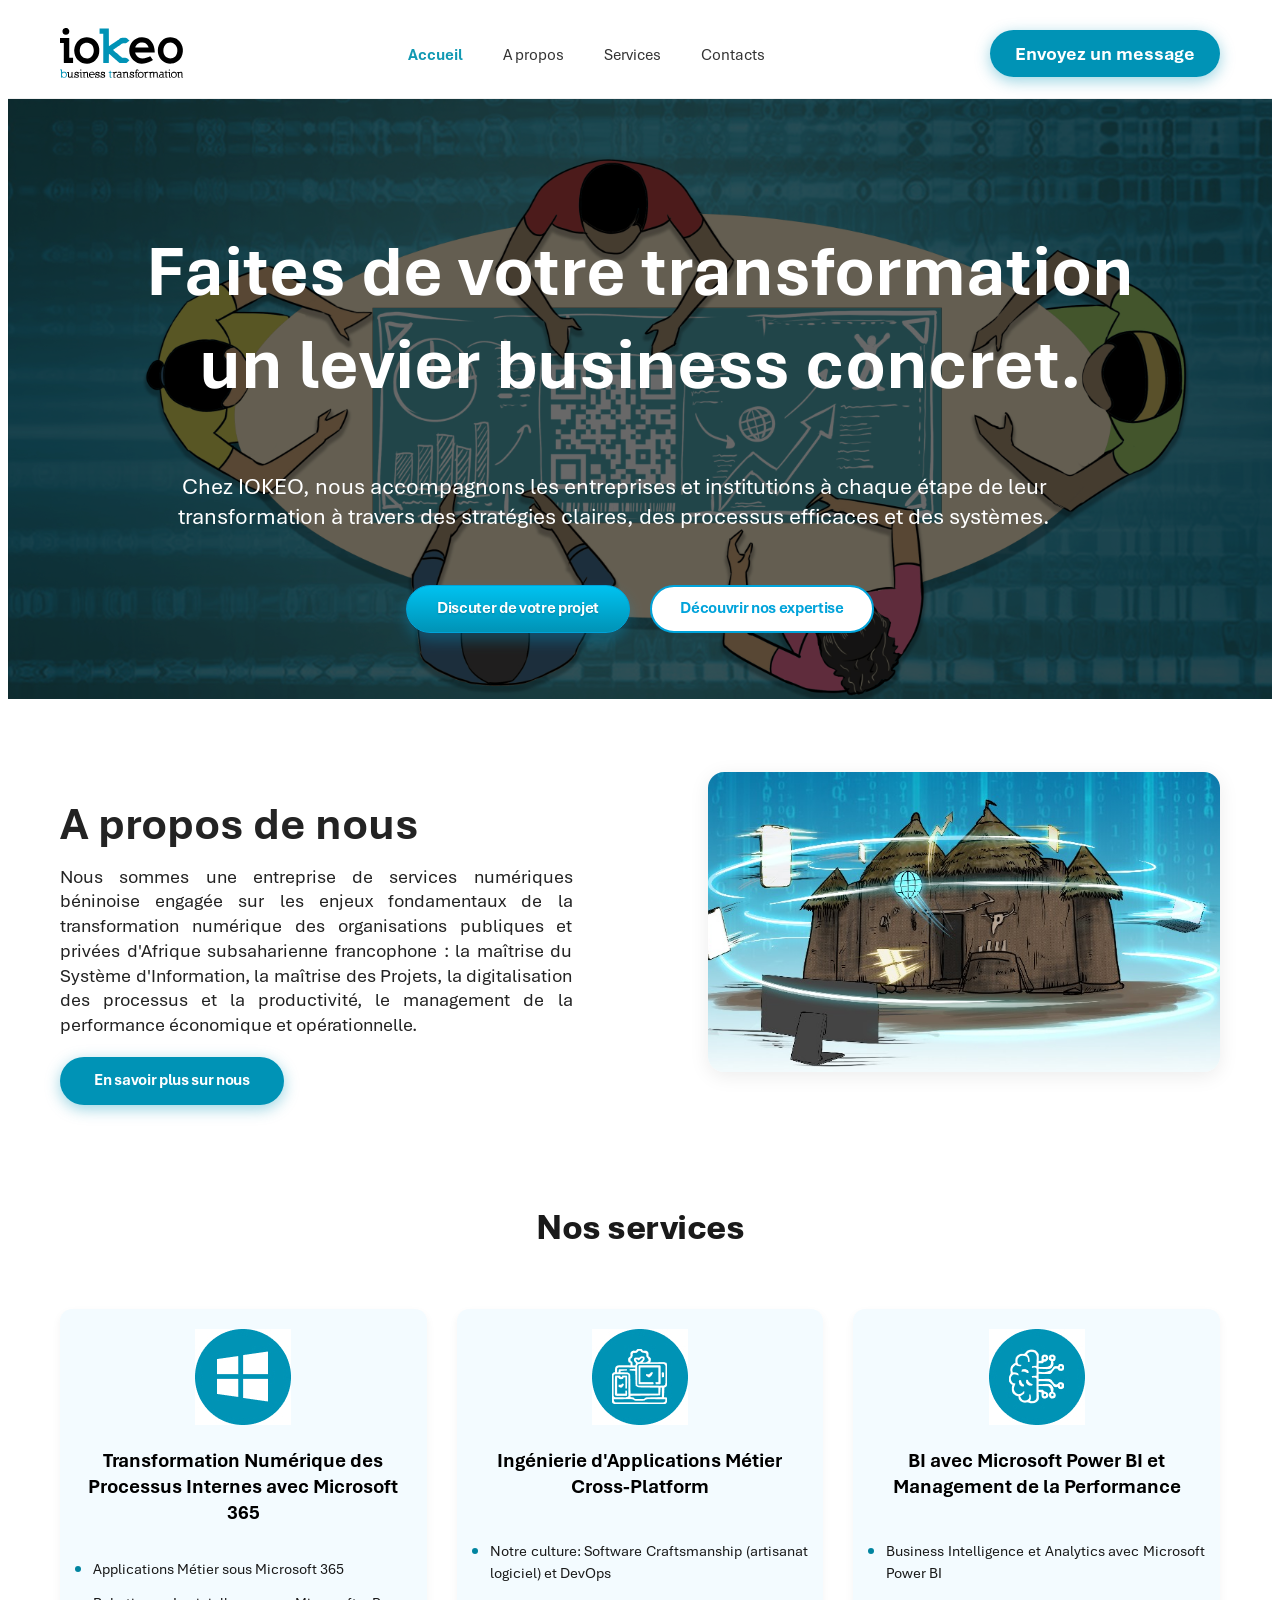
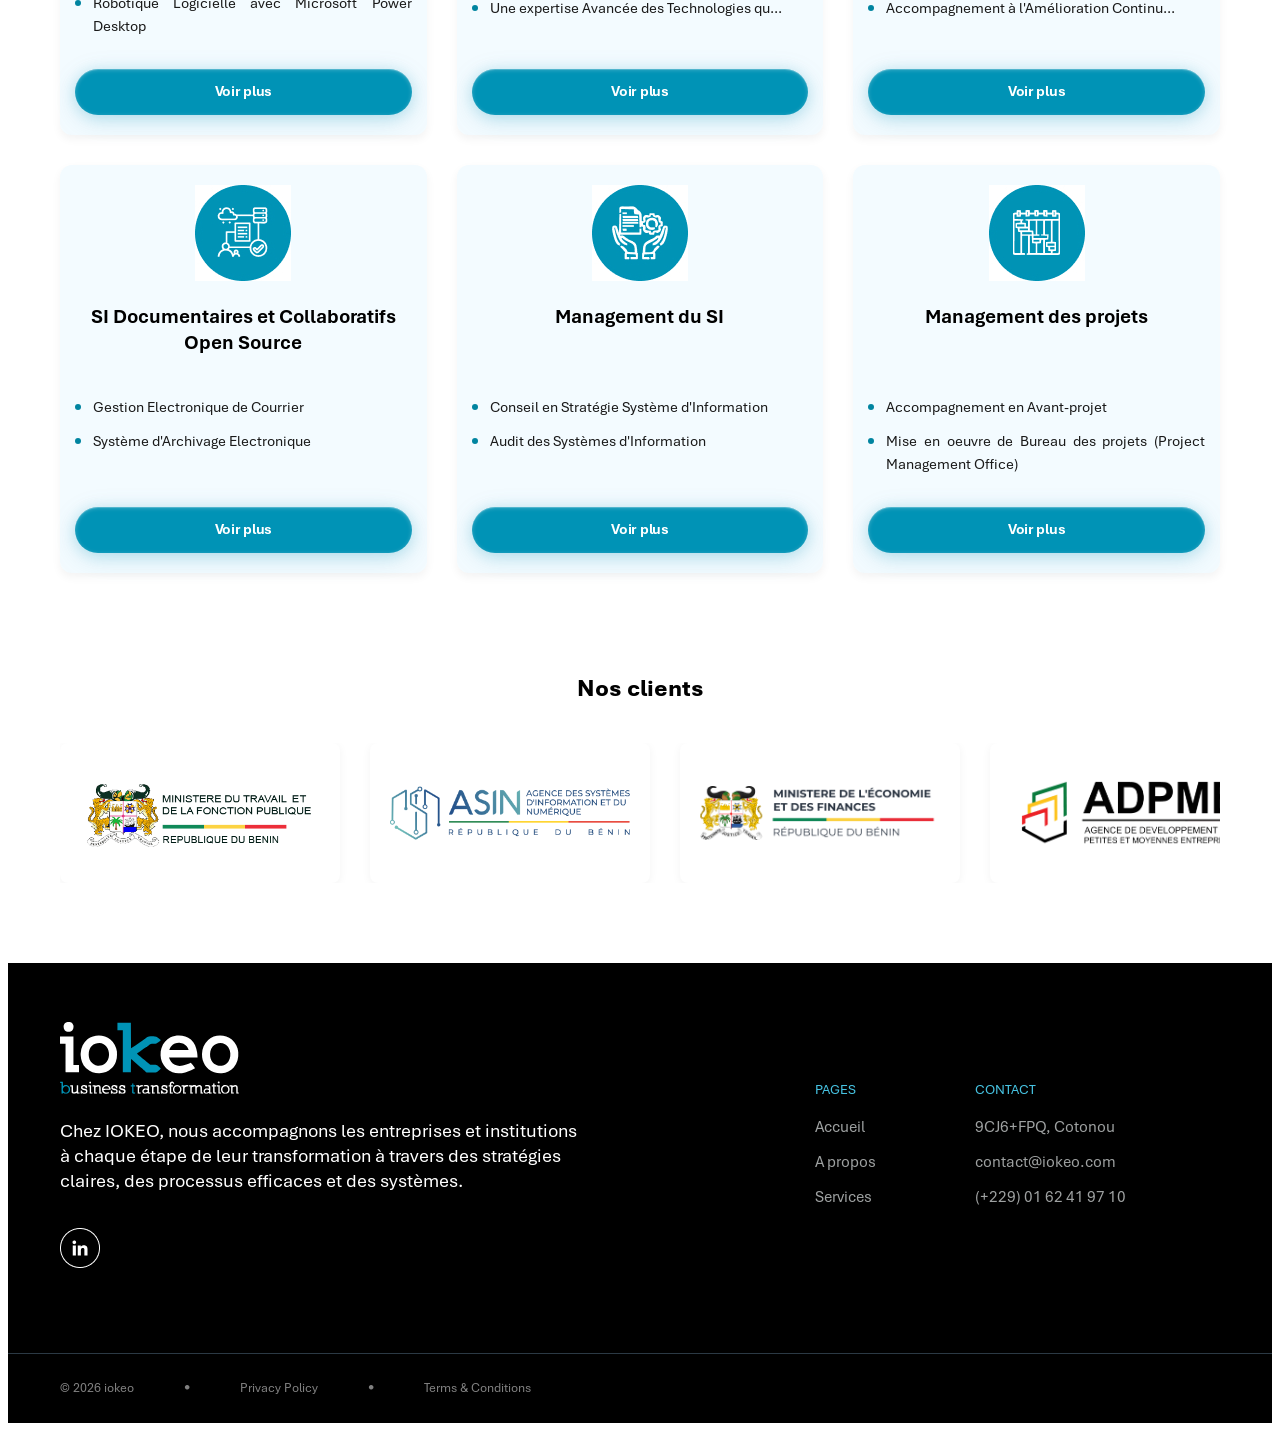
<file: pages/index.html>
<!DOCTYPE html>
<html lang="fr">
<head>
    <meta charset="UTF-8">
    <meta name="viewport" content="width=device-width, initial-scale=1.0">
    <title>Iokeo - Transformation Business</title>
    <link rel="stylesheet" href="../css/style.css">
    <link rel="stylesheet" href="../css/index.css">
    <link rel="stylesheet" href="../css/dynamic-loader.css">
    <style>
        /* ========================================
           STYLES GLOBAUX INDEX
        ======================================== */

        .clients-section h2 {
            text-align: center;
            font-weight: 800;
            margin-bottom: 40px;
        }
    </style>
</head>
<body>

<!-- HEADER : NAVBAR PRINCIPALE -->
<header class="navbar">
    <div class="container nav-wrapper">
        <a href="index.html" class="logo">
            <img src="../image/logo.svg" alt="iokeo business transformation">
        </a>

        <div class="burger-menu" id="burger-menu">
            <span></span>
            <span></span>
            <span></span>
        </div>

        <nav class="nav-links" id="nav-links">
            <ul>
                <li><a href="index.html" class="nav-item active">Accueil</a></li>
                <li><a href="a-propos.html" class="nav-item">A propos</a></li>
                <li><a href="services.html" class="nav-item">Services</a></li>
                <li><a href="contacts.html" class="nav-item">Contacts</a></li>
            </ul>
        </nav>

        <div class="btn-general">
            <div class="mobile-cta">
                <a href="contacts.html" class="btn-message">Envoyez un message</a>
            </div>
        </div>
    </div>
</header>

<main>
<!-- SECTION 1 : HERO -->
<section class="hero">
    <img src="../image/hero-bg.svg" alt="" class="hero-background">
    <div class="container hero-container">
        <div class="hero-content">
            <h1>Faites de votre transformation<br>un levier business concret.</h1>
            <h6>Chez IOKEO, nous accompagnons les entreprises et institutions à chaque étape de leur transformation à travers des stratégies claires, des processus efficaces et des systèmes.</h6>
            <div class="btn-general">
                <div class="hero-btns">
                    <a href="contacts.html" class="btn-base btn-primary">Discuter de votre projet</a>
                    <a href="services.html" class="btn-base btn-secondary">Découvrir nos expertise</a>
                </div>
            </div>
        </div>
    </div>
</section>

<!-- SECTION 2 : ABOUT -->
<section class="about section-padding">
    <div class="container about-wrapper">
        <div class="about-content">
            <h3 class="about-title">A propos de nous</h3>
            <p class="about-text">Nous sommes une entreprise de services numériques béninoise engagée sur les enjeux fondamentaux de la transformation numérique des organisations publiques et privées d'Afrique subsaharienne francophone : la maîtrise du Système d'Information, la maîtrise des Projets, la digitalisation des processus et la productivité, le management de la performance économique et opérationnelle.</p>
            <a href="a-propos.html" class="btn-base btn-about">En savoir plus sur nous </a>
        </div>
        <div class="about-image">
            <img src="../image/img.jpg" alt="Illustration Tata Somba Iokeo">
        </div>
    </div>
</section>


<!-- SECTION 3 : SERVICES -->
<section class="services container">
    <h2 class="section-main-title">Nos services</h2>
    <div class="services-grid" id="services-grid"></div>
</section>


<!-- SECTION 4 : CLIENTS -->
<section class="clients-section">
    <h2>Nos clients</h2>
    <div class="image-wrapper">
        <div class="marquee-track">
            <div class="marquee-group">
        <img src="../image/logo1.png" alt="Ministère du travail" class="nos-clients-img">
        <img src="../image/logo2.png" alt="ASIN" class="nos-clients-img">
        <img src="../image/logo3.png" alt="Ministère de l'économie" class="nos-clients-img">
        <img src="../image/logo4.png" alt="ADPM" class="nos-clients-img">
        <img src="../image/logo5.png" alt="ADPM" class="nos-clients-img">
        <img src="../image/logo6.png" alt="ADPM" class="nos-clients-img">
        <img src="../image/logo7.jpg" alt="ADPM" class="nos-clients-img">
        <img src="../image/logo8.png" alt="ADPM" class="nos-clients-img">
        <img src="../image/logo9.png" alt="Logo client" class="nos-clients-img">
        <img src="../image/logo10.png" alt="Logo client" class="nos-clients-img">
            </div>
            <div class="marquee-group" aria-hidden="true">
                <img src="../image/logo1.png" alt="" class="nos-clients-img">
                <img src="../image/logo2.png" alt="" class="nos-clients-img">
                <img src="../image/logo3.png" alt="" class="nos-clients-img">
                <img src="../image/logo4.png" alt="" class="nos-clients-img">
                <img src="../image/logo5.png" alt="" class="nos-clients-img">
                <img src="../image/logo6.png" alt="" class="nos-clients-img">
                <img src="../image/logo7.jpg" alt="" class="nos-clients-img">
                <img src="../image/logo8.png" alt="" class="nos-clients-img">
                <img src="../image/logo9.png" alt="" class="nos-clients-img">
                <img src="../image/logo10.png" alt="" class="nos-clients-img">
            </div>
        </div>
    </div>
</section>

</main>

    <script src="../js/services-data.js"></script>
    <script src="../js/dynamic-loader.js"></script>
    <script>
        // Script pour gérer l'onglet actif au clic
        const navItems = document.querySelectorAll('.nav-item');
        navItems.forEach(item => {
            item.addEventListener('click', (e) => {
                navItems.forEach(el => el.classList.remove('active'));
                item.classList.add('active');
            });
        });
    </script>


<!-- FOOTER -->
<footer class="site-footer">
    <div class="container footer-wrapper">
        <div class="footer-brand">
            <img src="../image/img7.svg" alt="iokeo business transformation">
            <p class="footer-desc">Chez IOKEO, nous accompagnons les entreprises et institutions à chaque étape de leur transformation à travers des stratégies claires, des processus efficaces et des systèmes.</p>
            <div class="social-links">
                <a href="https://www.linkedin.com/company/iokeo/"><img src="../image/img16.png" alt="LinkedIn"></a>
            </div>
        </div>
        <div class="footer-nav">
            <h4>PAGES</h4>
            <ul>
                <li><a href="index.html">Accueil</a></li>
                <li><a href="a-propos.html">A propos</a></li>
                <li><a href="services.html">Services</a></li>
            </ul>
        </div>
        <div class="footer-contact">
            <div class="contact">
            <h4>CONTACT</h4>
            </div>
            <p><a href="https://maps.app.goo.gl/cHKAcWDQaHMMwM7h8" target="_blank" rel="noopener noreferrer">9CJ6+FPQ, Cotonou</a></p>
            <p><a href="mailto:contact@iokeo.com">contact@iokeo.com</a></p>
            <p><a href="tel:+2290162419710">(+229) 01 62 41 97 10</a></p>
        </div>
    </div>
    <div class="footer-bottom">
        <div class="container">
            <p>
                <span>© 2026 iokeo</span>
                <span class="separator">•</span>
                <a href="#">Privacy Policy</a>
                <span class="separator">•</span>
                <a href="#">Terms & Conditions</a>
            </p>
        </div>
    </div>
</footer>


<script>
    const burger = document.getElementById('burger-menu');
    const nav = document.getElementById('nav-links');

    burger.addEventListener('click', () => {
        nav.classList.toggle('active');
        burger.classList.toggle('active');
    });

    document.querySelectorAll('.nav-item').forEach(item => {
        item.addEventListener('click', () => {
            nav.classList.remove('active');
            burger.classList.remove('active');
        });
    });
</script>


</body>
</file>
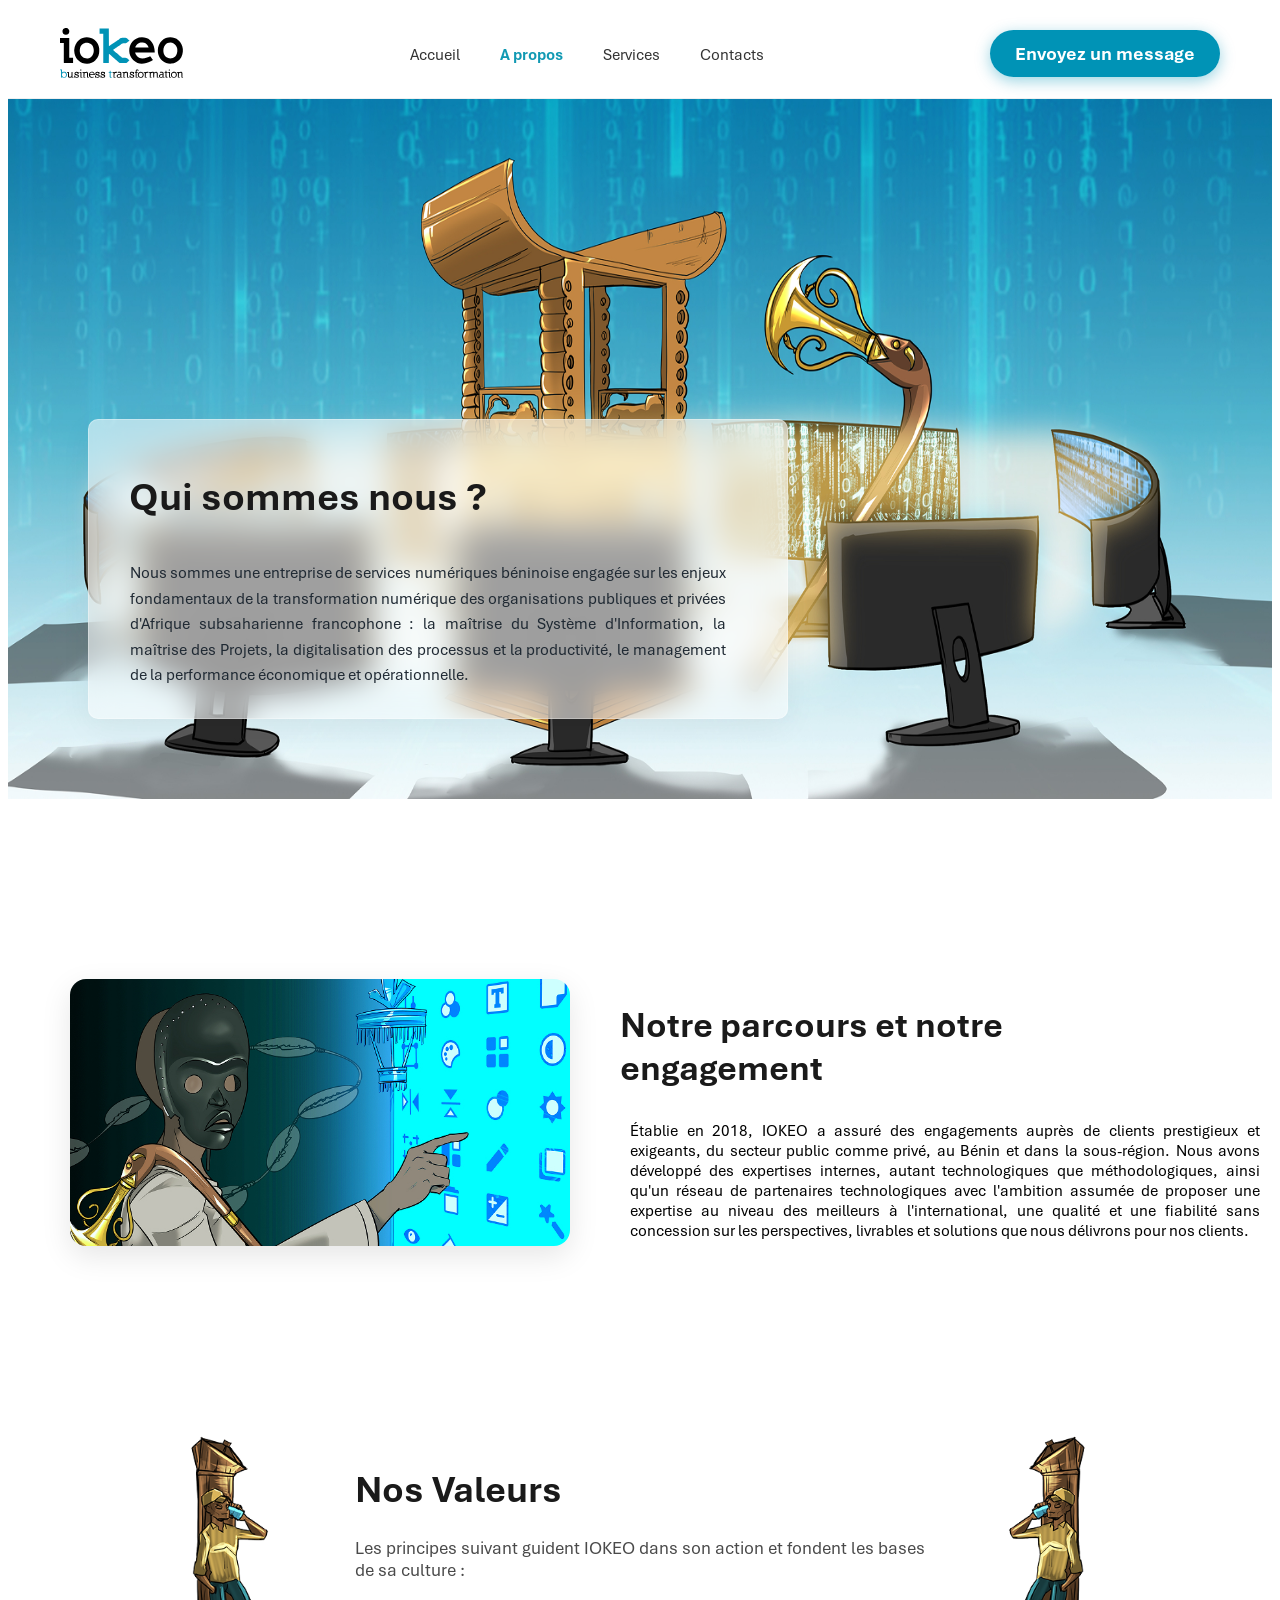
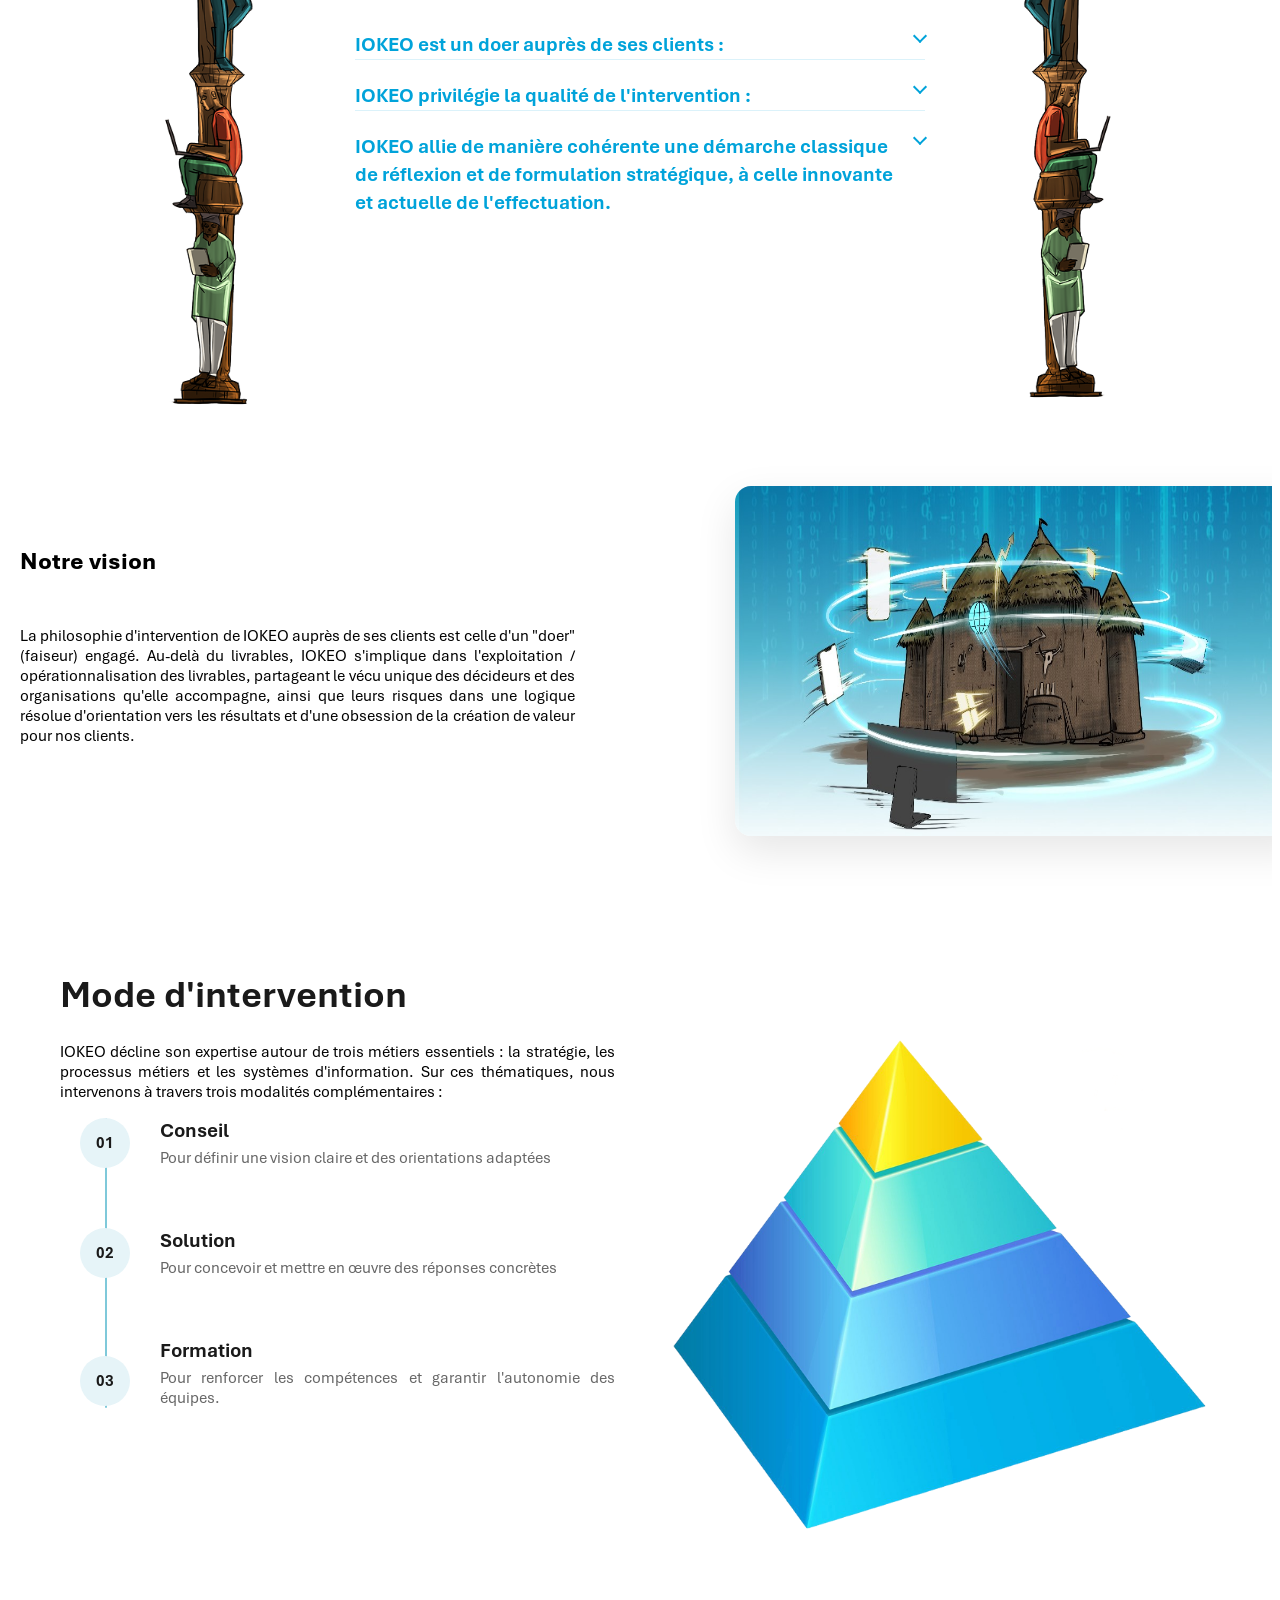
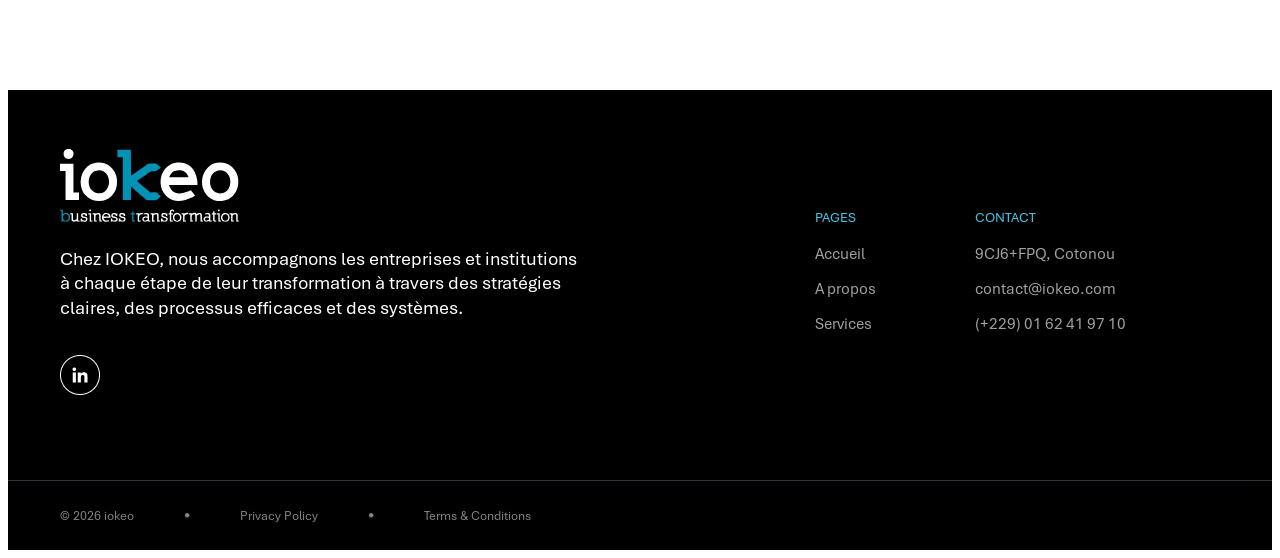
<file: pages/a-propos.html>
<!DOCTYPE html>
<html lang="fr">
<head>
    <meta charset="UTF-8">
    <meta name="viewport" content="width=device-width, initial-scale=1.0">
    <title>Iokeo - Transformation Business</title>
    <link rel="stylesheet" href="../css/style.css">
    <link rel="stylesheet" href="../css/a-propos.css">
</head>
<body>

<!-- ========================================
     HEADER - NAVIGATION
     ======================================== -->
<header class="navbar">
    <div class="container nav-wrapper">
        <a href="index.html" class="logo">
            <img src="../image/logo.svg" alt="iokeo business transformation">
        </a>

        <div class="burger-menu" id="burger-menu">
            <span></span>
            <span></span>
            <span></span>
        </div>

        <nav class="nav-links" id="nav-links">
            <ul>
                <li><a href="index.html" class="nav-item">Accueil</a></li>
                <li><a href="a-propos.html" class="nav-item active">A propos</a></li>
                <li><a href="services.html" class="nav-item">Services</a></li>
                <li><a href="contacts.html" class="nav-item">Contacts</a></li>
            </ul>
        </nav>
        <div class="btn-general">
            <div class="mobile-cta">
                <a href="contacts.html" class="btn-message">Envoyez un message</a>
            </div>
        </div>
    </div>
</header>

<main>
    <!-- ========================================
         HERO SECTION
         ======================================== -->
    <section class="about-hero-page">
        <div class="hero-image-container">
            <img src="../image/img7.png" alt="Transformation Iokeo" class="hero-bg-img">
            <div class="hero-text-overlay">
                <div class="glass-box">
                    <h3 class="main-heading">Qui sommes nous ?</h3>
                    <p class="about-description">
                        Nous sommes une entreprise de services numériques béninoise engagée sur les enjeux fondamentaux de la transformation numérique des organisations publiques et privées d'Afrique subsaharienne francophone : la maîtrise du Système d'Information, la maîtrise des Projets, la digitalisation des processus et la productivité, le management de la performance économique et opérationnelle.
                    </p>
                </div>
            </div>
        </div>
    </section>

    <!-- ========================================
         ENGAGEMENT SECTION
         ======================================== -->
    <section class="engagement-section section-padding">
        <div class="container engagement-grid">
            <div class="engagement-image">
                <div class="move">
                <img src="../image/img8.jpg" alt="Notre engagement">
                </div>
            </div>
            <div class="engagement-content">
                <div class="titre">
                <h3 class="sub-heading">Notre parcours et notre engagement</h3>
                 </div>
                <div class="text">
                <p>Établie en 2018, IOKEO a assuré des engagements auprès de clients prestigieux et exigeants, du secteur public comme privé, au Bénin et dans la sous-région. Nous avons développé des expertises internes, autant technologiques que méthodologiques, ainsi qu'un réseau de partenaires technologiques avec l'ambition assumée de proposer une expertise au niveau des meilleurs à l'international, une qualité et une fiabilité sans concession sur les perspectives, livrables et solutions que nous délivrons pour nos clients.</p>
                </div>
            </div>
        </div>
    </section>

    <!-- ========================================
         VALUES SECTION
         ======================================== -->
    <section class="values-section">
        <img src="../image/img9.png" alt="" class="pillar-left">
        <img src="../image/img10.png" alt="" class="pillar-right">
        <div class="container-values">
        <h2 class="values-main-title">Nos Valeurs</h2>
        <p class="values-intro">Les principes suivant guident IOKEO dans son action et fondent les bases de sa culture :</p>

        <div class="values-list">
            <div class="value-block">
                <div class="value-title-row">
                    <h3 class="value-title-blue">IOKEO est un doer auprès de ses clients :</h3>
                    <button type="button" class="value-toggle" aria-expanded="false">
                        <span class="value-arrow"></span>
                    </button>
                </div>
                <p class="value-text">
                    Il s'approprie leurs contextes uniques et partage leurs risques, et vise à développer une relation durable. 
                    Cette relation étant le cadre d'accompagnement des clients dans la durée, sur leur trajectoire de transformation, 
                    en les aidant à franchir différents de paliers de maturité avec maîtrise, agilité et adaptabilité mais sans improvisation. 
                    Le changement étant par essence au cœur des interventions de IOKEO, le cabinet propose toujours une méthodologie de 
                    conduite de sa mission construite autour de l'accompagnement au changement.
                </p>
            </div>

            <div class="value-block">
                <div class="value-title-row">
                    <h3 class="value-title-blue">IOKEO privilégie la qualité de l'intervention :</h3>
                    <button type="button" class="value-toggle" aria-expanded="false">
                        <span class="value-arrow"></span>
                    </button>
                </div>
                <p class="value-text">
                    IOKEO mobilise des équipes expérimentées, des méthodes éprouvées et des outils adaptés à chaque contexte. 
                    Nos interventions s'appuient sur une analyse rigoureuse des enjeux, des livrables clairs et un suivi attentif de leur mise en œuvre. 
                    Cette exigence nous permet de proposer des solutions utiles, pérennes et réellement créatrices de valeur pour nos clients.
                </p>
            </div>

            <div class="value-block">
                <div class="value-title-row">
                    <h3 class="value-title-blue">IOKEO allie de manière cohérente une démarche classique de réflexion et de formulation stratégique, à celle innovante et actuelle de l'effectuation.</h3>
                    <button type="button" class="value-toggle" aria-expanded="false">
                        <span class="value-arrow"></span>
                    </button>
                </div>
                <p class="value-text">
                    IOKEO associe la rigueur de l'analyse stratégique à une approche pragmatique orientée vers l'action. 
                    Nous clarifions les objectifs, les priorités et les ressources disponibles, puis avançons par étapes avec les partenaires et moyens mobilisables. 
                    Cette complémentarité permet de construire des réponses réalistes, adaptables et alignées sur les opportunités du terrain.
                </p>
            </div>
        </div>
    </section>

    <!-- ========================================
         VISION SECTION
         ======================================== -->
    <section class="vision-section">
        <div class="container vision-grid">
            <div class="vision-content">
                <h2 class="sub">Notre vision</h2>
                <div class="paragraphe">
                <p>La philosophie d'intervention de IOKEO auprès de ses clients est celle d'un "doer" (faiseur) engagé. Au-delà du livrables, IOKEO s'implique dans l'exploitation / opérationnalisation des livrables, partageant le vécu unique des décideurs et des organisations qu'elle accompagne, ainsi que leurs risques dans une logique résolue d'orientation vers les résultats et d'une obsession de la création de valeur pour nos clients.</p>
                </div>
            </div>
            <div class="image">
                <img src="../image/img.jpg" alt="Notre vision Iokeo">
            </div>
        </div>
    </section>
    <!-- ========================================
         INTERVENTION SECTION
         ======================================== -->
    <section class="intervention-section">
        <div class="container intervention-grid">
            
        <div class="intervention-left">
            <h2 class="intervention-title">Mode d'intervention</h2>
            <p class="intervention-intro">IOKEO décline son expertise autour de trois métiers essentiels : la stratégie, les processus métiers et les systèmes d'information. Sur ces thématiques, nous intervenons à travers trois modalités complémentaires :</p>
            
            <div class="steps-container">
                <div class="step-item">
                    <div class="step-number">01</div>
                    <div class="step-text">
                        <h3>Conseil</h3>
                        <p>Pour définir une vision claire et des orientations adaptées</p>
                    </div>
                </div>

                <div class="step-item">
                    <div class="step-number">02</div>
                    <div class="step-text">
                        <h3>Solution</h3>
                        <p>Pour concevoir et mettre en œuvre des réponses concrètes</p>
                    </div>
                </div>

                <div class="step-item">
                    <div class="step-number">03</div>
                    <div class="step-text">
                        <h3>Formation</h3>
                        <p>Pour renforcer les compétences et garantir l'autonomie des équipes.</p>
                    </div>
                </div>
            </div>
        </div>

        <div class="intervention-right">
            <img src="../image/img8.png" alt="Pyramide expertise Iokeo" class="pyramid-img">
        </div>

    </div>
</section>
</main>


<!-- FOOTER -->
<footer class="site-footer">
    <div class="container footer-wrapper">
        <div class="footer-brand">
            <img src="../image/img7.svg" alt="iokeo business transformation">
            <p class="footer-desc">Chez IOKEO, nous accompagnons les entreprises et institutions à chaque étape de leur transformation à travers des stratégies claires, des processus efficaces et des systèmes.</p>
            <div class="social-links">
                <a href="https://www.linkedin.com/company/iokeo/"><img src="../image/img16.png" alt="LinkedIn"></a>
            </div>
        </div>
        <div class="footer-nav">
            <h4>PAGES</h4>
            <ul>
                <li><a href="index.html">Accueil</a></li>
                <li><a href="a-propos.html">A propos</a></li>
                <li><a href="services.html">Services</a></li>
            </ul>
        </div>
        <div class="footer-contact">
             <div class="contact">
            <h4>CONTACT</h4>
            </div>
            <p><a href="https://maps.app.goo.gl/cHKAcWDQaHMMwM7h8" target="_blank" rel="noopener noreferrer">9CJ6+FPQ, Cotonou</a></p>
            <p><a href="mailto:contact@iokeo.com">contact@iokeo.com</a></p>
            <p><a href="tel:+2290162419710">(+229) 01 62 41 97 10</a></p>
        </div>
    </div>
    <div class="footer-bottom">
        <div class="container">
            <p>
                <span>© 2026 iokeo</span>
                <span class="separator">•</span>
                <a href="#">Privacy Policy</a>
                <span class="separator">•</span>
                <a href="#">Terms & Conditions</a>
            </p>
        </div>
    </div>
</footer>

<script>
    const burger = document.getElementById('burger-menu');
    const nav = document.getElementById('nav-links');

    burger.addEventListener('click', () => {
        nav.classList.toggle('active');
        burger.classList.toggle('active');
    });

    document.querySelectorAll('.nav-item').forEach(item => {
        item.addEventListener('click', () => {
            nav.classList.remove('active');
            burger.classList.remove('active');
        });
    });

    const valueToggles = document.querySelectorAll('.value-toggle');

    const toggleValueBlock = (block) => {
        const toggle = block.querySelector('.value-toggle');
        const expanded = toggle.getAttribute('aria-expanded') === 'true';

        block.classList.toggle('open');
        toggle.setAttribute('aria-expanded', String(!expanded));
    };

    valueToggles.forEach((toggle) => {
        toggle.addEventListener('click', () => {
            toggleValueBlock(toggle.closest('.value-block'));
        });
    });

    document.querySelectorAll('.value-title-blue').forEach((title) => {
        title.addEventListener('click', () => {
            toggleValueBlock(title.closest('.value-block'));
        });
    });
</script>

</body>
</html>
</file>
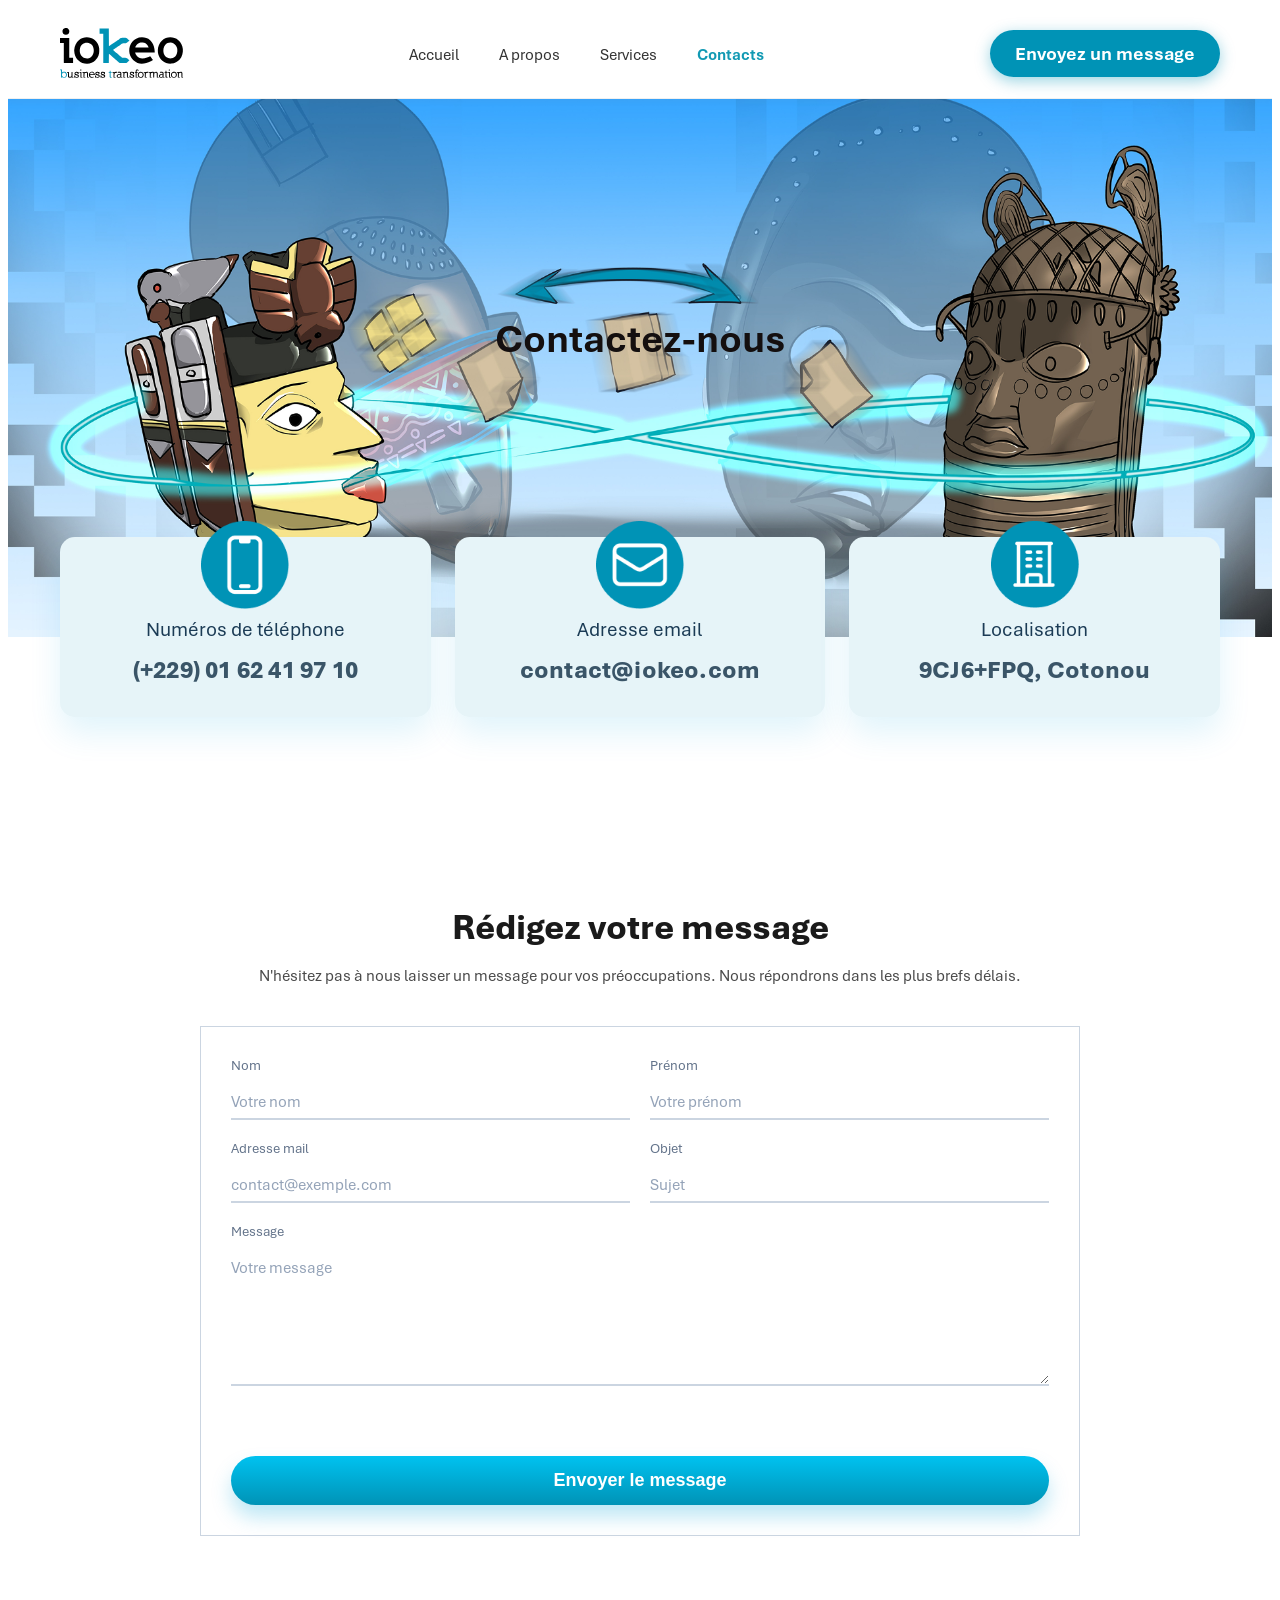
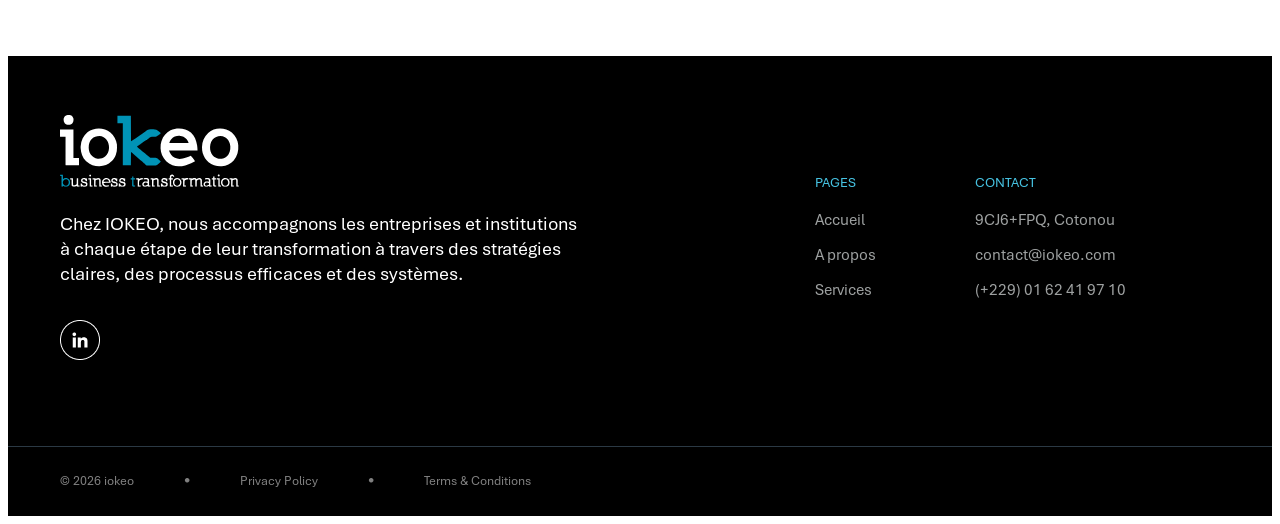
<file: pages/contacts.html>
<!DOCTYPE html>
<html lang="fr">
<head>
    <meta charset="UTF-8">
    <meta name="viewport" content="width=device-width, initial-scale=1.0">
    <title>Iokeo - Transformation Business</title>
    <link rel="stylesheet" href="../css/style.css">
    <link rel="stylesheet" href="../css/contacts.css">
</head>
<body>

<header class="navbar">
    <div class="container nav-wrapper">
        <a href="index.html" class="logo">
            <img src="../image/logo.svg" alt="iokeo business transformation">
        </a>

        <div class="burger-menu" id="burger-menu">
            <span></span>
            <span></span>
            <span></span>
        </div>

        <nav class="nav-links" id="nav-links">
            <ul>
                <li><a href="index.html" class="nav-item">Accueil</a></li>
                <li><a href="a-propos.html" class="nav-item">A propos</a></li>
                <li><a href="services.html" class="nav-item">Services</a></li>
                <li><a href="contacts.html" class="nav-item active">Contacts</a></li>
            </ul>
        </nav>

        <div class="btn-general">
            <div class="mobile-cta">
                <a href="contacts.html" class="btn-message">Envoyez un message</a>
            </div>
        </div>
    </div>
</header>

<main>
   <section class="contact-section">
    <div class="contact-banner">
        <img src="../image/img12.png" alt="Notre engagement" class="banner-image">
        <h1 class="banner-title">Contactez-nous</h1>
        <div class="contact-info-grid container">
            <div class="info-card">
                <div class="icon-box">
                    <img src="../image/img13 (2).png" alt="Phone">
                </div>
                <h3 class="card-title">Numéros de téléphone</h3>
                <p class="card-text"><a href="https://wa.me/2290162419710" target="_blank" rel="noopener noreferrer">(+229) 01 62 41 97 10</a></p>
            </div>

            <div class="info-card">
                <div class="icon-box">
                    <img src="../image/img14 (2).png" alt="Email">
                </div>
                <h3 class="card-title">Adresse email</h3>
                <p class="card-text"><a href="mailto:contact@iokeo.com">contact@iokeo.com</a></p>
            </div>

            <div class="info-card">
                <div class="icon-box">
                    <img src="../image/img15 (2).png" alt="Location">
                </div>
                <h3 class="card-title">Localisation</h3>
                <p class="card-text"><a href="https://maps.app.goo.gl/cHKAcWDQaHMMwM7h8" target="_blank" rel="noopener noreferrer">9CJ6+FPQ, Cotonou</a></p>
            </div>
        </div>
    </div>

        <section class="contact-form-section">
            <div class="container contact-form-wrapper">
                <h2>Rédigez votre message</h2>
                <p>N'hésitez pas à nous laisser un message pour vos préoccupations. Nous répondrons dans les plus brefs délais.</p>
                <form class="contact-form" action="../mail/envoimail.php" method="post">
                    <div class="grid-2">
                        <label>
                            Nom
                            <input type="text" name="nom" placeholder="Votre nom" required>
                        </label>
                        <label>
                            Prénom
                            <input type="text" name="prenom" placeholder="Votre prénom" required>
                        </label>
                    </div>
                    <div class="grid-2">
                        <label>
                            Adresse mail
                            <input type="email" name="email" placeholder="contact@exemple.com" required>
                        </label>
                        <label>
                            Objet
                            <input type="text" name="objet" placeholder="Sujet" required>
                        </label>
                    </div>
                    <label>
                        Message
                        <textarea name="message" rows="6" placeholder="Votre message" required></textarea>
                    </label>
                    <button type="submit" class="btn-submit">Envoyer le message</button>
                </form>
            </div>
        </section>
    </section>
</main>

<footer class="site-footer">
    <div class="container footer-wrapper">
        <div class="footer-brand">
            <img src="../image/img7.svg" alt="iokeo business transformation">
            <p class="footer-desc">Chez IOKEO, nous accompagnons les entreprises et institutions à chaque étape de leur transformation à travers des stratégies claires, des processus efficaces et des systèmes.</p>
            <div class="social-links">
                <a href="https://www.linkedin.com/company/iokeo/"><img src="../image/img16.png" alt="LinkedIn"></a>
            </div>
        </div>
        <div class="footer-nav">
            <h4>PAGES</h4>
            <ul>
                <li><a href="index.html">Accueil</a></li>
                <li><a href="a-propos.html">A propos</a></li>
                <li><a href="services.html">Services</a></li>
              
            </ul>
        </div>
        <div class="footer-contact">
             <div class="contact">
            <h4>CONTACT</h4>
            </div>
            <p><a href="https://maps.app.goo.gl/cHKAcWDQaHMMwM7h8" target="_blank" rel="noopener noreferrer">9CJ6+FPQ, Cotonou</a></p>
            <p><a href="mailto:contact@iokeo.com">contact@iokeo.com</a></p>
            <p><a href="tel:+2290162419710">(+229) 01 62 41 97 10</a></p>
        </div>
    </div>
    <div class="footer-bottom">
        <div class="container">
            <p>
                <span>© 2026 iokeo</span>
                <span class="separator">•</span>
                <a href="#">Privacy Policy</a>
                <span class="separator">•</span>
                <a href="#">Terms & Conditions</a>
            </p>
        </div>
    </div>
</footer>

<script>
    document.addEventListener('DOMContentLoaded', () => {
        const form = document.querySelector('.contact-form');
        const fields = [
            { selector: '[name="nom"]', hint: '.', validate: value => value.trim() ? { valid: true, message: '' } : { valid: false, message: 'Champs mal renseigné' } },
            { selector: '[name="prenom"]', hint: 'Tapez votre prénom.', validate: value => value.trim() ? { valid: true, message: '' } : { valid: false, message: 'Champs mal renseigné' } },
            { selector: '[name="email"]', hint: '', validate: value => {
                const trimmed = value.trim();
                if (!trimmed) return { valid: false, message: 'Champs mal renseigné' };
                if (!/@/.test(trimmed)) return { valid: false, message: 'L’email doit contenir @.' };
                if (!/\.[a-z]{2,}$/i.test(trimmed)) return { valid: false, message: 'L’email doit se terminer par .com, .fr, ...' };
                return { valid: true, message: '' };
            } },
            { selector: '[name="objet"]', hint: '', validate: value => value.trim() ? { valid: true, message: '' } : { valid: false, message: 'Champs mal renseigné' } },
            { selector: '[name="message"]', hint: '', validate: value => {
                const trimmed = value.trim();
                if (!trimmed) return { valid: false, message: 'Champs mal renseigné' };
                if (trimmed.length > 50) return { valid: false, message: 'ATTENTION : ne pas excéder 50 caractères.' };
                return { valid: true, message: '' };
            } }
        ];

        const fieldData = fields.map(field => {
            const input = form.querySelector(field.selector);
            if (!input) return null;
            const hint = document.createElement('span');
            hint.className = 'field-hint';
            hint.textContent = field.hint;
            input.insertAdjacentElement('afterend', hint);

            let touched = false;

            const update = (force = false) => {
                if (!touched && !force && !input.value.trim()) {
                    return false;
                }
                touched = true;
                hint.classList.add('visible');
                const result = field.validate(input.value);
                hint.textContent = result.message;
                hint.classList.toggle('error', !result.valid);
                hint.classList.toggle('success', result.valid);
                input.classList.toggle('invalid', !result.valid);
                input.classList.toggle('valid', result.valid);
                return result.valid;
            };

            input.addEventListener('input', () => update(false));
            input.addEventListener('blur', () => update(false));
            return { input, update };
        }).filter(Boolean);

        form.addEventListener('submit', event => {
            let allValid = true;
            fieldData.forEach(field => {
                const isValid = field.update(true);
                if (!isValid) allValid = false;
            });

            if (!allValid) {
                event.preventDefault();
            }
        });

        const params = new URLSearchParams(window.location.search);
        const status = params.get('status');
        if (status === 'success' || status === 'error') {
            const statusMessage = document.createElement('p');
            statusMessage.className = `field-hint visible ${status}`;
            statusMessage.textContent = status === 'success'
                ? 'Votre message a été envoyé avec succès.'
                : 'Une erreur est survenue lors de l’envoi de votre message.';
            form.insertAdjacentElement('beforebegin', statusMessage);
        }
    });
</script>

<script>
    const burger = document.getElementById('burger-menu');
    const nav = document.getElementById('nav-links');

    burger.addEventListener('click', () => {
        nav.classList.toggle('active');
        burger.classList.toggle('active');
    });

    document.querySelectorAll('.nav-item').forEach(item => {
        item.addEventListener('click', () => {
            nav.classList.remove('active');
            burger.classList.remove('active');
        });
    });
</script>

</body>
</html>
</file>
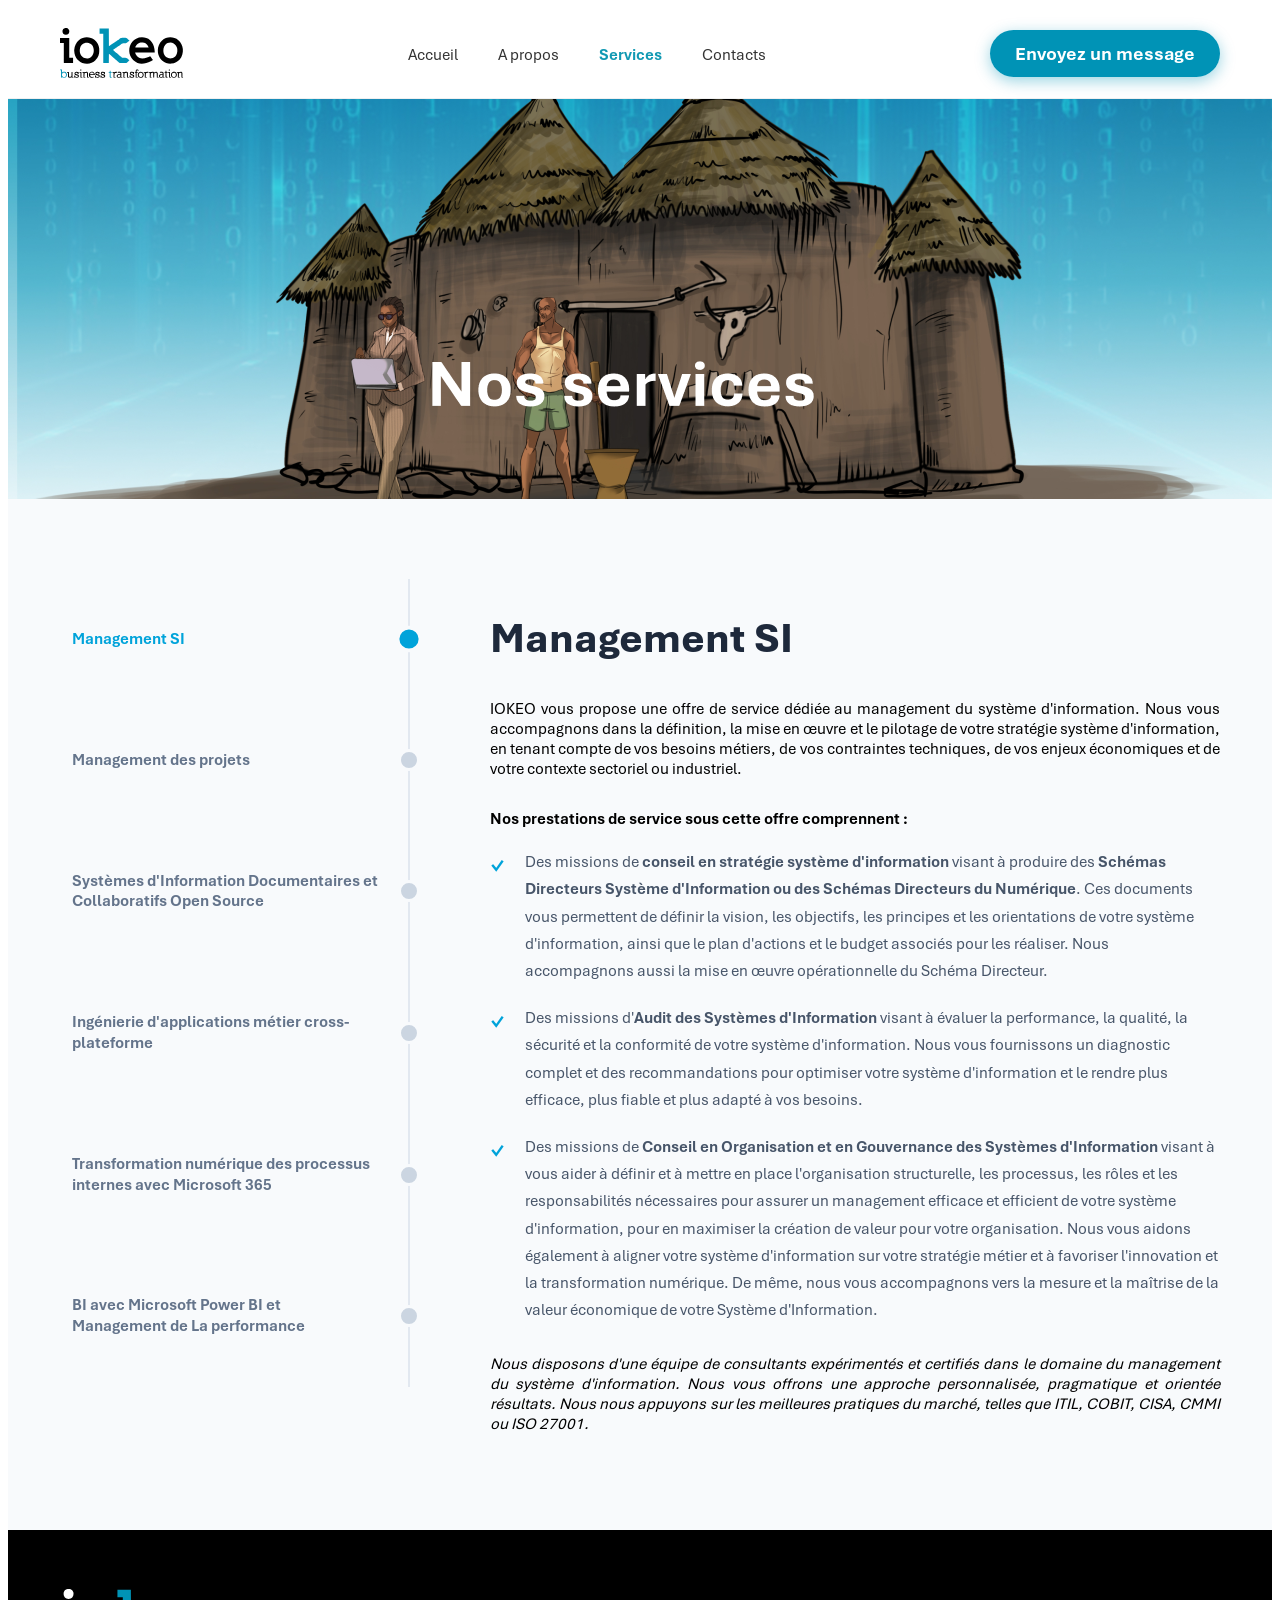
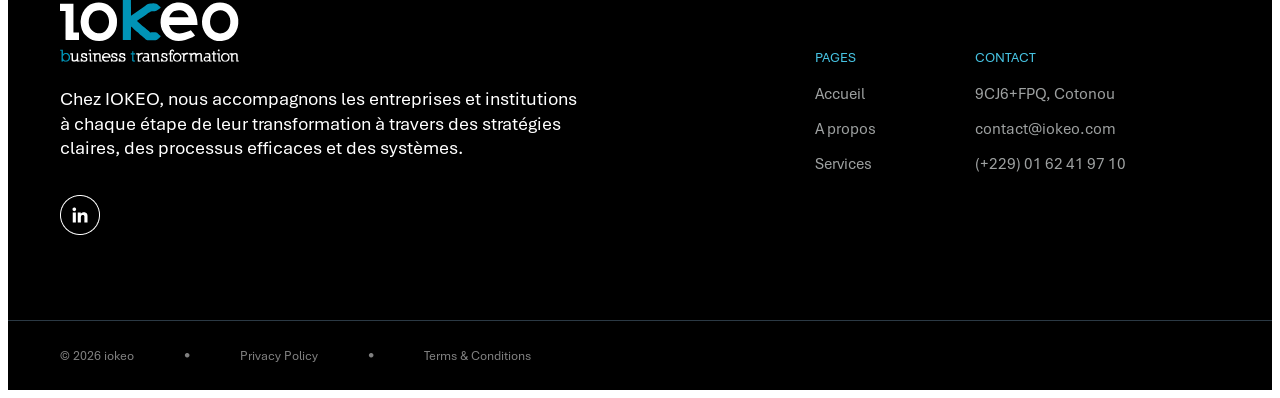
<file: pages/services.html>
<!DOCTYPE html>
<html lang="fr">
<head>
    <meta charset="UTF-8">
    <meta name="viewport" content="width=device-width, initial-scale=1.0">
    <title>Iokeo - Transformation Business</title>
    <link rel="stylesheet" href="../css/style.css">
    <link rel="stylesheet" href="../css/services.css">
</head>
<body>

<!-- ========================================
     HEADER - NAVIGATION
     ======================================== -->
<header class="navbar">
    <div class="container nav-wrapper">
        <a href="index.html" class="logo">
            <img src="../image/logo.svg" alt="iokeo business transformation">
        </a>

        <div class="burger-menu" id="burger-menu">
            <span></span>
            <span></span>
            <span></span>
        </div>

        <nav class="nav-links" id="nav-links">
            <ul>
                <li><a href="index.html" class="nav-item">Accueil</a></li>
                <li><a href="a-propos.html" class="nav-item">A propos</a></li>
                <li><a href="services.html" class="nav-item active">Services</a></li>
                <li><a href="contacts.html" class="nav-item">Contacts</a></li>
            </ul>
        </nav>

        <div class="btn-general">
            <div class="mobile-cta">
                <a href="contacts.html" class="btn-message">Envoyez un message</a>
            </div>
        </div>
    </div>
</header>

<main>
    <!-- ========================================
         SERVICES BANNER
         ======================================== -->
    <section class="services-banner">
        <img src="../image/img17.png" alt="Service">
        
    </section>

    <!-- ========================================
         MANAGEMENT SECTION - SERVICES DETAILS WITH TABS
         ======================================== -->
    <section class="management-section">
        <div class="container container-management">

            <aside class="management-sidebar">
                <div class="vertical-nav-line"></div>
                <ul class="tabs-list">
                    <li class="tab-item active" data-target="management-si">
                        <span class="dot"></span> Management SI
                    </li>
                    <li class="tab-item" data-target="gestion-projets">
                        <span class="dot"></span> Management des projets
                    </li>
                    <li class="tab-item" data-target="si-doc">
                        <span class="dot"></span> Systèmes d'Information Documentaires et Collaboratifs Open Source
                    </li>
                    <li class="tab-item" data-target="ingenierie">
                        <span class="dot"></span> Ingénierie d'applications métier cross-plateforme
                    </li>
                    <li class="tab-item" data-target="transfo-num">
                        <span class="dot"></span> Transformation numérique des processus internes avec Microsoft 365
                    </li>
                    <li class="tab-item" data-target="bi-power">
                        <span class="dot"></span> BI avec Microsoft Power BI et Management de La performance
                    </li>
                </ul>
            </aside>

         <article class="management-content" id="display-area">
    
    <div class="tab-pane active" id="management-si">
    <h2 class="content-title">Management SI</h2>
    
    <p class="text-intro">
        IOKEO vous propose une offre de service dédiée au management du système d'information. Nous vous accompagnons dans la définition, la mise en œuvre et le pilotage de votre stratégie système d'information, en tenant compte de vos besoins métiers, de vos contraintes techniques, de vos enjeux économiques et de votre contexte sectoriel ou industriel.
    </p>

    <p class="text-sub-intro">Nos prestations de service sous cette offre comprennent :</p>

    <ul class="details-check-list">
        <li>
            Des missions de <strong>conseil en stratégie système d'information</strong> visant à produire des <strong>Schémas Directeurs Système d'Information ou des Schémas Directeurs du Numérique</strong>. Ces documents vous permettent de définir la vision, les objectifs, les principes et les orientations de votre système d'information, ainsi que le plan d'actions et le budget associés pour les réaliser. Nous accompagnons aussi la mise en œuvre opérationnelle du Schéma Directeur.
        </li>
        <li>
            Des missions d'<strong>Audit des Systèmes d'Information</strong> visant à évaluer la performance, la qualité, la sécurité et la conformité de votre système d'information. Nous vous fournissons un diagnostic complet et des recommandations pour optimiser votre système d'information et le rendre plus efficace, plus fiable et plus adapté à vos besoins.
        </li>
        <li>
            Des missions de <strong>Conseil en Organisation et en Gouvernance des Systèmes d'Information</strong> visant à vous aider à définir et à mettre en place l'organisation structurelle, les processus, les rôles et les responsabilités nécessaires pour assurer un management efficace et efficient de votre système d'information, pour en maximiser la création de valeur pour votre organisation. Nous vous aidons également à aligner votre système d'information sur votre stratégie métier et à favoriser l'innovation et la transformation numérique. De même, nous vous accompagnons vers la mesure et la maîtrise de la valeur économique de votre Système d'Information.
        </li>
    </ul>

    <p class="text-footer">
        Nous disposons d'une équipe de consultants expérimentés et certifiés dans le domaine du management du système d'information. Nous vous offrons une approche personnalisée, pragmatique et orientée résultats. Nous nous appuyons sur les meilleures pratiques du marché, telles que ITIL, COBIT, CISA, CMMI ou ISO 27001.
    </p>
</div>
   <div class="tab-pane" id="gestion-projets">
    <h2 class="content-title">Management des Projets</h2>
    
    <p class="text-intro">
        Chez IOKEO, nous vous accompagnons dans la réussite de vos projets Systèmes d'Information, qu'ils soient d'optimisation, de développement ou de transformation. Nous vous proposons des prestations de services adaptées à vos besoins et à votre contexte, en mobilisant nos compétences en management de projet et s'appuyant sur notre expérience internationale.
    </p>

    <p class="text-sub-intro">Notre offre de service "Management des Projets" comprend les prestations suivantes :</p>

    <ul class="details-check-list">
        <li>
            <strong>Accompagnement en Avant-projet :</strong> nous vous aidons à préparer votre projet Système d'Information en toute sérénité. Nous vous accompagnons dans la définition de votre besoin, la conception de votre solution, l'estimation de votre budget et de votre délai, et l'élaboration de votre dossier de consultation des entreprises. Nous vous aidons à adresser les points clés suivants : Formulation des objectifs et attentes, contraintes et opportunités de votre contexte unique, exigences de la solution adaptée à votre problématique, coûts et délais, élaboration des Termes de Références, cahiers de charge et tous les documents constitutifs sur Dossier de Consultation des Entreprises. Nous vous accompagnons aussi dans le processus de sélection des prestataires.
        </li>
        <li>
            <strong>Assistance à maîtrise d'ouvrage :</strong> nous vous conseillons et vous représentons dans la relation avec vos prestataires externes, en veillant au respect du cahier des charges, du planning, du budget et de la qualité. Nous intervenons en amont et tout au long du projet, en apportant notre expertise, méthodologie et nos outils que nous adaptons à vos besoins et contextes uniques. Cadrons la conduite du changement avec vous et accompagnons le changement dans votre organisation, avec des dispositifs et des méthodes adaptées à votre contexte, culture et vos collaborateurs. En fonction de ces déterminants et tirant les leçons de votre expérience, nous savons nous entourer d'expertises externes en sociologie et psychologie des organisations et du travail, ainsi qu'en ergonomie.
        </li>
        <li>
            <strong>Mise en œuvre de Bureau des Projets (Project Management Office) :</strong> Nous vous offrons un service de support et de coordination pour le management de vos projets. Nous vous aidons à définir et à mettre en œuvre les méthodes, les outils, les normes et les bonnes pratiques de gestion de projet. Nous vous fournissons des tableaux de bord, des rapports d'avancement, des indicateurs de performance et des alertes en cas de dérive.
        </li>
    </ul>

    <p class="text-footer">
        Notre offre de management des projets vous garantit une meilleure maîtrise de vos projets, une optimisation des ressources, une réduction des coûts, une amélioration de la qualité et une satisfaction accrue des parties prenantes.
    </p>
</div>

    <div class="tab-pane" id="si-doc">
    <h2 class="content-title">Systèmes d'Information Documentaires et Collaboratifs Open Source</h2>
    
    <div class="content-body">
        <p class="text-intro">
            Nous disposons d'une solide expertise et une bonne expérience de la mise en œuvre de solutions de Gestion Electronique de Documents (GED), de Gestion Electronique de Courrier (GEC), de Gestion par Dossier ou par Affaire ("Case Management"). Ces solutions vous permettent de gérer le cycle de vie de vos documents, de sécuriser leur conservation et leur traçabilité, et de respecter les normes légales et réglementaires.
        </p>

        <p class="text-intro">
            Nous avons acquis une maitrise technologique des plateformes que nous déployons et notre expérience nous enseigne que ces projets sont plus des projets d'organisation (voire même des projets métiers) que des projets techniques. Aussi notre méthodologie vise à mettre en place les dispositifs d'accompagnement au changement dès le premier jour du projet.
        </p>

        <p class="text-intro">
            Pour faciliter la transition vers le "less paper" (moins de papier dans une logique de dématérialisation partielle), voire vers "paperless" (processus entièrement digitalisé), nous accompagnons les opérations de réorganisation et de reprise de l'existant. A cet effet, nous disposons d'expertises en sciences et techniques documentaires. Cela nous permet aussi de vous équiper avec les outils métiers de gestion documentaire et les paramétrer dans votre solution.
        </p>

        <p class="text-intro">
            Nous approchons les Systèmes d'Information Documentaires et Collaboratifs avec des solutions open source dont nous avons une maitrise technologique afin de vous assurer la meilleure intégration possible au regard de vos besoins, contextes et usages.
        </p>
    </div>
</div>

  <div class="tab-pane" id="ingenierie">
    <h2 class="content-title">Ingénierie d'applications métier cross-plateforme</h2>
    
    <div class="content-body">
        <p class="text-intro">
            Nous adoptons une approche unifiée pour concevoir des applications métier qui partagent une base de code commune tout en offrant une expérience utilisateur native sur chaque plateforme. Chez IOKEO, l'ingénierie logicielle est bien plus qu'un simple processus technique. Nous nous sommes appropriés et promouvons les principes de l'artisanat logiciel et les pratiques de la culture DevOps :<br>
            <strong>Excellence Technique :</strong> Nous nous engageons à produire un code de qualité supérieure. Nos développeurs sont des artisans du logiciel, passionnés par l'élégance et la performance.<br>
            <strong>Flexibilité :</strong> Que vous ayez besoin d'une application mobile, web ou desktop, nous sommes là pour vous. Notre expertise s'étend à travers les plateformes mobile (Android, iOS, USSD), web ou desktop (Windows, Linux, Mac).<br>
            <strong>Collaboration :</strong> Nous croyons en la co-création avec nos clients. Votre vision est notre boussole, et nous travaillons main dans la main pour réaliser vos objectifs.
        </p>

        <p class="text-sub-intro">Notre approche méthodologique s'articule autour de 5 piliers :</p>

        <ol class="numbered-blue-list">
            <li><strong>Analyse Approfondie :</strong> Nous commençons par comprendre vos besoins métier, vos objectifs, vos contraintes. Nous anticipons les évolutions des usages et en tirons des éléments contribuant aux décisions à prendre pendant de conception.</li>
            <li><strong>Conception Élégante :</strong> Notre équipe d'architectes logiciels conçoit des solutions qui allient simplicité et puissance. Nous maîtrisons plusieurs piles technologiques pour répondre à vos besoins spécifiques.</li>
            <li><strong>Développement Agile :</strong> Nous travaillons en sprints courts, livrant des fonctionnalités à chaque étape. Votre feedback guide notre progression.</li>
            <li><strong>Tests Rigoureux :</strong> La qualité est notre priorité. Nous testons minutieusement chaque fonctionnalité pour garantir une performance sans faille.</li>
            <li><strong>Déploiement Continu :</strong> Grâce à DevOps, nous automatisons le déploiement et la maintenance. Votre application est toujours à jour et sécurisée.</li>
        </ol>

        <p class="text-intro">
            Les avantages de cette approche d'ingénierie génèrent des gains autant pour vous que pour nous : <strong>Réduction des Coûts</strong> : Notre approche cross-plateforme permet d'économiser du temps et des ressources. Une seule base de code pour plusieurs plateformes signifie moins de maintenance et des déploiements plus rapides.
        </p>

        <p class="text-intro">
            <strong>Expérience Utilisateur Cohérente :</strong> Vos utilisateurs méritent une expérience homogène, quel que soit le dispositif. Grâce à notre expertise, nous créons des applications qui se sentent chez elles sur tous les écrans.<br>
            <strong>Agilité :</strong> Nous sommes adaptés des méthodes Agile et des préceptes DevOps. Les itérations rapides, les tests continus et l'intégration continue font partie de notre ADN.
        </p>
    </div>
</div>

  <div class="tab-pane" id="transfo-num">
    <h2 class="content-title">Transformation numérique des processus internes avec Microsoft 365</h2>
    
    <div class="content-body">
        <p class="text-intro">
            <strong>Ingénierie d'applications pour la productivité et la collaboration avec le cloud Microsoft 365 :</strong> Nous avons une expertise approfondie du cloud Microsoft 365 en général et des plateforme SharePoint et Teams en particulier, et nous sommes en mesure de vous aider à développer des applications personnalisées qui répondent à vos besoins spécifiques.
        </p>

        <p class="text-sub-intro">Nos services de développement d'applications SharePoint et Teams comprennent :</p>

        <ul class="details-check-list">
            <li>La conception et la réalisation d'applications SharePoint personnalisées, telles que des intranets, des extranets, des portails de ressources, etc.</li>
            <li>La création d'applications Teams personnalisées, telles que des bots, des applications personnalisées, des flux de travail, etc.</li>
        </ul>

        <p class="text-intro">
            Notre expérience de l'ingénierie du cloud Microsoft 365 sur le marché nous a incité à inclure dans cette offre un accompagnement sur le licensing de Microsoft 365 : l'objectif est d'accompagner nos clients et prospects dans la projection, la réalisation et la mesure de la création de valeur avec Microsoft 365.
        </p>

        <p class="text-intro">
            <strong>Robotique Logicielle (Robotic Process Automation) :</strong><br>
            La RPA, ou robotique logicielle, est votre alliée pour automatiser les tâches fastidieuses et répétitives au sein de votre organisation. Ainsi, vous pouvez disposer d'un virtuel qui extrait les données, remplit les formulaires et déplace les fichiers, le tout sans intervention humaine. Grâce à des scripts intelligents, la RPA combine vos applications et des interactions d'interface utilisateur pour intégrer et exécuter des tâches entre vos différentes applications. Vous ainsi gagnez en efficacité, en précision et en productivité, libérant ainsi vos équipes pour des missions à plus forte valeur ajoutée.
        </p>

        <p class="text-intro">
            De ce fait, la RPA est un levier de la transformation de vos processus vers plus d'automatisation.
        </p>

        <p class="text-intro">
            Nous vous accompagnons dans l'intégration de vos flux de travail automatisés avec la robotique logicielle avec des applications métiers disposant d'API conformes aux standards d'architecture applicative dans l'industrie. Nous vous aidons à connecter vos flux de travail avec des sources de données variées, telles que des bases de données, des fichiers Excel, des services cloud, etc. Nous vous conseillons également sur les bonnes pratiques de sécurité et de performance.<br>
            IOKEO a développé une expertise de la solution Microsoft Power Desktop Automate. N'hésitez pas à nous contacter pour une démo.
        </p>
    </div>
</div>

    <div class="tab-pane" id="bi-power">
    <h2 class="content-title">BI avec Microsoft Power BI et Management de la performance</h2>
    
    <div class="content-body">
        <p class="text-intro">
            Nous vous accompagnons de bout en bout sur vos enjeux de management de la performance économique et opérationnelle : Notre offre de Business Intelligence (BI ou Informatique Décisionnelle) est conçue pour vous aider à exploiter pleinement le potentiel de vos données, à prendre des décisions éclairées et à optimiser vos performances économiques et opérationnelles.
        </p>

        <p class="text-intro">
            <strong>Business Intelligence et Analytics</strong><br>
            Avec la maîtrise technologique de différentes plateformes dont des solutions open source, nous sommes toujours en capacité de vous proposer la solution la mieux adaptée à vos besoins et contextes uniques à votre organisation, optimisant toutes les étapes d'une chaîne BI automatisée, de la collecte des données jusqu'à leur visualisation.
        </p>

        <ul class="details-check-list">
            <li><strong>Conception des KPI :</strong> Nous vous apportons notre expertise dans la conception et la réalisation des outils de mesure et de pilotage de votre performance. Nous vous aidons à définir les KPI pertinents pour évaluer l'efficacité, l'efficience, la qualité, la satisfaction, etc. de vos activités.</li>
            <li><strong>Collecter et Centraliser les Données :</strong> Nous agrégeons vos données provenant de diverses sources métier pour créer un tableau de bord complet de votre activité.</li>
            <li><strong>Analyser et Visualiser :</strong> Grâce à des outils puissants, nous transformons ces données en informations exploitables. Des graphiques interactifs aux rapports détaillés, vous aurez une vue claire de votre performance. Nous vous accompagnons dans la création des tableaux de bord et de rapports adaptés à vos besoins, à vos publics cibles, à vos supports de diffusion, etc. Nous vous assistons dans l'élaboration de modèles des rapports synthétiques et clairs pour communiquer sur votre performance.</li>
        </ul>

        <p class="text-intro">
            <strong>Ingénierie de processus :</strong><br>
            Nous analysons vos processus et vos pratiques, et utilisons des méthodes et langages de modélisation pour décrire de manière formelle vos processus actuels. Vos besoins nous permettent de modéliser vos processus futurs, qui orienteront des évolutions dans vos pratiques et dans votre Système d'Information.
        </p>

        <ul class="details-check-list">
            <li><strong>Optimisation de vos processus :</strong> Nous analysons les dysfonctionnements, mettons en place une démarche d'amélioration continue et établissons une trajectoire prévisionnelle de l'output de votre activité à moyen et long terme. Nous formulons des propositions d'optimisation de vos processus et de votre système de gestion pour un pilotage adapté.</li>
            <li><strong>Fiabilisation de vos processus :</strong> Nous décomposons et analysons chaque étape de vos processus métier pour garantir la sécurité, la qualité, l'efficacité et la prédictibilité.</li>
            <li><strong>Amélioration continue :</strong> nous accompagnons votre organisation dans le choix, l'adaptation et le déploiement de dispositifs, méthodes et outils support pour l'amélioration continue de vos processus. Au-delà des livrables tangibles, notre objectif reste toujours d'accompagner votre organisation vers l'acquisition et l'ancrage d'une culture de l'amélioration continue.</li>
        </ul>
    </div>
</div>
</article>
        </div>
    </section>
</main>

  

 <!-- ========================================
         SCRIPTS - TAB MANAGEMENT
         ======================================== -->
    <script>
    // SCRIPT DE GESTION DES ONGLETS
    document.addEventListener('DOMContentLoaded', () => {
        const tabItems = document.querySelectorAll('.tab-item');
        const tabPanes = document.querySelectorAll('.tab-pane');
        const sidebarLine = document.querySelector('.vertical-nav-line');

        const setActiveTab = (targetId) => {
            if (!targetId) return;

            const targetTab = document.querySelector(`.tab-item[data-target="${targetId}"]`);
            const targetPane = document.getElementById(targetId);
            if (!targetTab || !targetPane) return;

            tabItems.forEach(tab => tab.classList.remove('active'));
            tabPanes.forEach(pane => pane.classList.remove('active'));

            targetTab.classList.add('active');
            targetPane.classList.add('active');

            updateActiveLine();
        };

        const updateActiveLine = () => {
            const active = document.querySelector('.tab-item.active');
            if (!active || !sidebarLine) return;

            const sidebarRect = sidebarLine.getBoundingClientRect();
            const activeRect = active.getBoundingClientRect();
            const middleY = activeRect.top + activeRect.height / 2;

            const newHeight = Math.max(0, middleY - sidebarRect.top);
            sidebarLine.style.setProperty('--active-line-height', `${newHeight}px`);
        };

        // Ouvrir l'onglet depuis hash URL (ex: services.html#transfo-num)
        const hashId = window.location.hash.replace('#', '');
        if (hashId) {
            setActiveTab(hashId);
            // se positionner un peu plus haut quand le hash est activé
            const scrollTarget = document.getElementById(hashId);
            if (scrollTarget) {
                scrollTarget.scrollIntoView({ behavior: 'smooth', block: 'start' });
            }
        } else {
            // Initial state(default)
            updateActiveLine();
        }

        tabItems.forEach(item => {
            item.addEventListener('click', () => {
                const targetId = item.getAttribute('data-target');
                setActiveTab(targetId);

                // Met à jour l'URL sans recharger la page
                history.replaceState(null, '', `#${targetId}`);

                if(window.innerWidth < 992) {
                    document.getElementById(targetId).scrollIntoView({ behavior: 'smooth' });
                }
            });
        });

        window.addEventListener('resize', updateActiveLine);
        window.addEventListener('hashchange', () => {
            const newHash = window.location.hash.replace('#', '');
            if (newHash) setActiveTab(newHash);
        });
    });

    // Burger menu script
    const burger = document.getElementById('burger-menu');
    const nav = document.getElementById('nav-links');

    burger.addEventListener('click', () => {
        nav.classList.toggle('active');
        burger.classList.toggle('active');
    });

    document.querySelectorAll('.nav-item').forEach(item => {
        item.addEventListener('click', () => {
            nav.classList.remove('active');
            burger.classList.remove('active');
        });
    });
</script>

<!-- ========================================
     FOOTER
     ======================================== -->
<footer class="site-footer">
    <div class="container footer-wrapper">
        <div class="footer-brand">
            <img src="../image/img7.svg" alt="iokeo business transformation">
            <p class="footer-desc">Chez IOKEO, nous accompagnons les entreprises et institutions à chaque étape de leur transformation à travers des stratégies claires, des processus efficaces et des systèmes.</p>
            <div class="social-links">
                <a href="https://www.linkedin.com/company/iokeo/"><img src="../image/img16.png" alt="LinkedIn"></a>
            </div>
        </div>
        <div class="footer-nav">
            <h4>PAGES</h4>
            <ul>
                <li><a href="index.html">Accueil</a></li>
                <li><a href="a-propos.html">A propos</a></li>
                <li><a href="services.html">Services</a></li>
            </ul>
        </div>
        <div class="footer-contact">
             <div class="contact">
            <h4>CONTACT</h4>
            </div>
            <p><a href="https://maps.app.goo.gl/cHKAcWDQaHMMwM7h8" target="_blank" rel="noopener noreferrer">9CJ6+FPQ, Cotonou</a></p>
            <p><a href="mailto:contact@iokeo.com">contact@iokeo.com</a></p>
            <p><a href="tel:+2290162419710">(+229) 01 62 41 97 10</a></p>
        </div>
    </div>
    <div class="footer-bottom">
        <div class="container">
            <p>
                <span>© 2026 iokeo</span>
                <span class="separator">•</span>
                <a href="#">Privacy Policy</a>
                <span class="separator">•</span>
                <a href="#">Terms & Conditions</a>
            </p>
        </div>
    </div>
</footer>

</body>
</html>
</file>
<file: css/style.css>
/* ========================================
   CSS Variables - Couleurs, tailles, etc.
   ======================================== */
:root {
  --primary-color: #00A3DA;
  --secondary-color: #0093B6;
  --text-dark: #1A1A1A;
  --text-medium: #4A4A4A;
  --text-light: #555;
  --text-gray: #666;
  --bg-white: #fff;
  --shadow-light: rgba(0,0,0,0.05);
  --shadow-medium: rgba(0,0,0,0.1);
  --border-radius: 10px;
  --border-radius-large: 20px;
  --font-family: 'Aptos', sans-serif;
  --line-height-body: 1.6;
  --line-height-heading: 1.2;
  --sidebar-line: border: 3.35px solid rgba(0,0,0,1);
  --sidebar-dot: rgba(196,223,237,1);
  --sidebar-dot-active: rgba(0,147,182,1);
  --sidebar-dot-size: 20px;
  --sidebar-dot-border: 2px;
  --sidebar-dot-spacing: 12px;
  --steps-circle: rgba(230,244,248,1);
  --steps-circle-text: #1a1a1a;
  --steps-line: rgba(0,147,182,0.5);
  --sidebar-line-top: 500px;
  --sidebar-line-bottom: 500px;
  --sidebar-line-left: 20px;
  --sidebar-dot-right: -12px;
  --tab-vertical-spacing: 50px;
}

/* ========================================
   Polices personnalisées
   ======================================== */
@font-face {
  font-family: 'Aptos';
  src: url('../fonts/Aptos.ttf') format('truetype');
  font-weight: 400;
  font-style: normal;
}

@font-face {
  font-family: 'Aptos';
  src: url('../fonts/Aptos-Bold.ttf') format('truetype');
  font-weight: 700;
  font-style: normal;
}

@font-face {
  font-family: 'Aptos';
  src: url('../fonts/Aptos-ExtraBold.ttf') format('truetype');
  font-weight: 800;
  font-style: normal;
}

/* ========================================
   Styles globaux
   ======================================== */
body {
  font-family: var(--font-family);
}

html,
body {
  overflow-x: hidden;
}

* {
  box-sizing: border-box;
}

/* ========================================
   Typographie - Titres et textes
   ======================================== */
h1, h2, .about-title {
  font-family: var(--font-family);
  font-weight: 800;
}

p,
.service-card ul li {
  font-family: var(--font-family);
  text-align: justify !important;
  text-justify: inter-word;
}

.about-text {
  font-family: var(--font-family);
  font-weight: 400;
  font-size: 19px;
  line-height: 1.3;
}

.section-heading, .main-heading, .sub-heading, .values-main-title, .intervention-title, .content-title {
  font-family: var(--font-family);
  font-weight: 700;
  color: var(--text-dark);
  margin-bottom: 24px;
  line-height: var(--line-height-heading);
}

.main-heading {
  font-size: 40px;
  width: 100%;
  display: block;
  margin-right: 395px;
  padding-left: 135px;
}

.sub-heading {
  font-size: 36px;
  width: 690px;
  height: 100px;
  display: flex;
  align-items: center;
  padding: 50px;
  box-sizing: border-box;
  margin-left: 140px;
  margin-top: 100px;
 /*--distance-from-image: -50px;
  margin-left: var(--distance-from-image);*/
}

.values-main-title, .intervention-title {
  font-size: 38px;
}

.content-title {
  font-size: 42px;
  font-weight: 800;
  color: #1E293B;
  margin-bottom: 35px;
}

.text-body {
  font-family: var(--font-family);
  color: var(--text-medium);
  font-size: 16px;
  line-height: var(--line-height-body);
  text-align: left;
}

/* ========================================
   Layouts et grilles
   ======================================== */
.grid-layout {
  display: flex;
  justify-content: space-between;
  align-items: flex-start;
  gap: 80px;
}

.container-management {
  display: grid;
  grid-template-columns: 350px 1fr;
  gap: 80px;
  align-items: start;
}

/* ========================================
   Images et cartes
   ======================================== */
.image-card {
  object-fit: cover;
  border-radius: var(--border-radius-large);
  box-shadow: 0 10px 30px var(--shadow-light);
}

.engagement-image img {
  width: 70%;
  height: auto;
  object-fit: cover;
  border-radius: 16px;
  box-shadow: 0 10px 30px rgba(0,0,0,0.10);
  display: block;
  margin-bottom: 30px;
  margin-top: 100px;
}
/*
.vision-image img {
  width: 100%;
  height: 400px;
  box-shadow: 0 15px 40px var(--shadow-medium);
  border-radius: 16px;
  transform: translate(var(--vision-image-x,0), var(--vision-image-y,0));
  margin-top: -150px;
  transition: transform 0.3s ease;
  margin-right: -600px;
}*/


.vision-grid.shift-left .vision-image img {
  --vision-image-x: -100px;
}

.vision-grid.shift-right .vision-image img {
  --vision-image-x: 100px;
}

.vision-grid.shift-up .vision-image img {
  --vision-image-y: -50px;
}

.vision-grid.shift-down .vision-image img {
  --vision-image-y: 50px;
}

/* ========================================
   Boîtes en verre (glass box)
   ======================================== */
.glass-box {
  background: linear-gradient(0deg, rgba(255,255,255,0.4), rgba(255,255,255,0.4));
  backdrop-filter: blur(15px);
  -webkit-backdrop-filter: blur(15px);
  padding: 1px;
  border-radius: var(--border-radius);
  border: 1px solid rgba(255,255,255,0.3);
  box-shadow: 0 8px 32px 0 var(--shadow-light);
  display: flex;
  flex-direction: column;
  justify-content: center;
  align-items: center;
  text-align: center;
}

/* ========================================
   Navigation latérale (sidebar)
   ======================================== */
.management-sidebar {
  position: relative;
  border-right: 2px solid #E2E8F0;
  padding-right: 0;
  font-family: var(--font-family);
}

.vertical-nav-line {
  position: absolute;
  left: var(--sidebar-line-left);
  top: var(--sidebar-line-top);
  bottom: var(--sidebar-line-bottom);
  width: 2px;
  background: var(--sidebar-line);
  border-radius: 999px;
  z-index: 1;
  overflow: hidden;
}

.vertical-nav-line::after {
  content: '';
  position: absolute;
  left: 0;
  top: 0;
  width: 100%;
  height: var(--active-line-height, 0px);
  background: var(--primary-color);
  transition: height 0.3s ease;
}

.tabs-list {
  list-style: none;
  padding: 0;
  margin: 0;
}

.tab-item {
  position: relative;
  padding: var(--tab-vertical-spacing) 30px var(--tab-vertical-spacing) 0;
  color: #64748B;
  font-family: var(--font-family);
  font-size: 16px;
  font-weight: 600;
  cursor: pointer;
  transition: color 0.3s ease, transform 0.2s ease;
  line-height: 1.3;
  text-align: left;
  display: flex;
  align-items: center;
  gap: var(--sidebar-dot-spacing);
  z-index: 2;
}

.tab-item.active {
  color: var(--primary-color);
}

.tab-item::after {
  content: '';
  position: absolute;
  right: var(--sidebar-dot-right);
  top: 50%;
  transform: translateY(-50%);
  width: 16px;
  height: 16px;
  background-color: #CBD5E1;
  border: 3px solid #F8FAFC;
  border-radius: 50%;
  z-index: 2;
  transition: all 0.3s ease;
  margin-left: 50px;
}

.tab-item.active::after {
  background-color: var(--primary-color);
  transform: translateY(-50%) scale(1.2);
}

.tab-pane {
  display: none;
  opacity: 0;
  transform: translateY(15px);
  transition: all 0.5s ease;
}

.tab-pane.active {
  display: block;
  opacity: 1;
  transform: translateY(0);
}

/* ========================================
   Listes avec puces et numéros
   ======================================== */
.details-check-list, .numbered-blue-list {
  list-style: none;
  padding: 0;
  counter-reset: list-item;
}

.details-check-list li, .numbered-blue-list li {
  position: relative;
  padding-left: 35px;
  margin-bottom: 20px;
  font-size: 16px;
  line-height: 1.7;
  color: #475569;
}

.details-check-list li::before {
  content: '✓';
  position: absolute;
  left: 0;
  color: var(--primary-color);
  font-weight: 900;
  font-size: 20px;
}

.numbered-blue-list li::before {
  content: counter(list-item) '.';
  counter-increment: list-item;
  position: absolute;
  left: 0;
  color: var(--primary-color);
  font-weight: 900;
  font-size: 20px;
}

/* ========================================
   Étapes (steps)
   ======================================== */
.steps-container {
  position: relative;
  padding-left: 20px;
}

.steps-container::before {
  content: '';
  position: absolute;
  left: 45px;
  top: 0;
  bottom: 0;
  width: 2px;
  z-index: 1;
  background-color: var(--steps-line);
  border-radius: 999px;
}

.step-item {
  display: flex;
  align-items: center;
  margin-bottom: 60px;
  position: relative;
  z-index: 2;
}

.step-number {
  width: 50px;
  height: 50px;
  background-color: var(--steps-circle);
  border-radius: 50%;
  display: flex;
  align-items: center;
  justify-content: center;
  font-weight: 700;
  color: var(--steps-circle-text);
  margin-right: 30px;
  flex-shrink: 0;
}

.steps-container .step-item:last-child .step-number {
  position: relative;
  top: 8px;
}

.step-text h3 {
  font-size: 20px;
  font-weight: 700;
  margin: 0 0 5px 0;
  color: var(--text-dark);
}

.step-text p {
  font-size: 16px;
  color: var(--text-gray);
  margin: 0;
}

/* ========================================
   Conteneurs principaux
   ======================================== */
.container {
  max-width: 1240px;
  margin: 0 auto;
  padding: 0 40px;
  width: 100%;
}

/* ========================================
   Navigation (navbar)
   ======================================== */
.navbar {
  width: 100%;
  background-color: #fff;
  border-bottom: 1px solid #f0f0f0;
  box-shadow: 0 4px 4px 0 rgba(117,122,123,0.05);
  font-size: 19px;
}

.nav-wrapper {
  max-width: 1240px;
  margin: 0 auto;
  padding: 0 40px;
  display: flex;
  justify-content: space-between;
  align-items: center;
  height: 90px;
  box-sizing: border-box;
}

.logo img {
  height: 50px;
  display: block;
}

.nav-links ul {
  display: flex;
  list-style: none;
  gap: 40px;
  margin: 0;
  padding: 0;
}

.nav-item {
  text-decoration: none;
  font-size: 16px;
  font-weight: 500;
  color: #333333;
  transition: color 0.3s ease;
}

.nav-item:hover {
  color: #1199B3;
}

.nav-item.active {
  color: #1199B3 !important;
  font-weight: 700;
}

.btn-message {
  background-color: #0093B6;
  border-radius: 999px;
  color: white;
  padding: 12px 25px;
  text-decoration: none;
  font-weight: 600;
  white-space: nowrap;
  box-shadow: 0 4px 15px rgba(0,147,182,0.4);
}

.btn-message:hover {
  background-color: #0093B6;
}

.burger-menu {
  display: none;
  flex-direction: column;
  gap: 6px;
  cursor: pointer;
  animation-timing-function: ease-out;
  animation-duration: 300ms;
  width: 28px;
  height: 28px;
}

.burger-menu span {
  width: 30px;
  height: 3px;
  background-color: #333;
  border-radius: 2px;
  transition: 0.3s;
}

.mobile-cta {
  display: inline-block;
}


/* ========================================
   Pied de page (footer)
   ======================================== */
.site-footer {
  width: 100%;
  max-width: 1920px;
  height: 460px;
  background: rgba(0,0,0,1);
  position: relative;
  display: flex;
  flex-direction: column;
  margin: 0 auto;
}

.footer-wrapper {
  width: 1520px;
  margin: 0 auto;
  display: flex;
  flex-direction: row;
  justify-content: flex-start;
  gap: 100px;
  padding: 0 40px;
  padding-bottom: 69.8px;
  box-sizing: border-box;
}

.footer-brand {
  width: 525px;
  display: flex;
  flex-direction: column;
  gap: 25px;
  align-items: flex-start;
}

.footer-brand img {
  width: 180px;
  height: auto;
  display: block;
  margin: 0;
  margin-top: 59px;
}

.footer-desc {
  font-family: 'Aptos', sans-serif;
  font-size: 19px;
  line-height: 130%;
  color: #ffffff;
  margin: 0;
}

.social-links {
  margin-top: -50px;
  display: flex;
  align-items: center;
}

.social-links a img {
  width: 100%;
  height: auto;
  display: block;
}

.footer-nav, .footer-contact {
  display: flex;
  flex-direction: column;
  min-width: 200px;
  margin-top: 100px;
  margin-left: 0px;
}

.footer-contact {
  margin-left: -10px;
}

.contact {
  margin-left: -130px;
}

.site-footer h4 {
  color: #46C2E1;
  font-weight: 900;
  text-transform: uppercase;
  font-size: 14px;
  margin-left: 130px;
}

.footer-nav ul {
  list-style: none;
  padding: 0;
  margin: 0;
  margin-left: 130px;
}

.footer-nav li, .footer-contact p {
  margin-bottom: 15px;
  font-size: 16px;
  color: rgba(158,161,161,1);
}

.footer-contact p {
  margin: 0 0 15px;
}

.footer-desc,
.footer-bottom p {
  text-align: left !important;
}

.footer-nav a, .footer-contact a {
  color: rgba(158,161,161,1);
  text-decoration: none;
}

.footer-nav a:hover, .footer-contact a:hover {
  color: #46C2E1 !important;
  background-color: transparent !important;
  transition: color 0.3s ease;
}

.footer-nav a.active {
  color: #46C2E1;
  font-weight: 700;
}

.footer-bottom {
  position: absolute;
  bottom: 0;
  width: 100%;
  height: 69.8px;
  border-top: 1px solid rgba(43,57,68,1);
  display: flex;
  align-items: center;
}

.footer-bottom .container {
  width: 1520px;
  margin: 0 auto;
  padding-left: 40px;
}

.footer-bottom p {
  display: flex;
  align-items: center;
  font-family: 'Aptos', sans-serif;
  font-size: 13px;
  color: rgba(255,255,255,0.5);
  margin: 0;
}

.footer-bottom .separator {
  color: rgba(255,255,255,0.5);
  font-weight: bold;
  margin: 24.8px 50px;
}

.footer-bottom a {
  color: rgba(255,255,255,0.5);
  text-decoration: none;
  transition: color 0.3s;
}

.footer-bottom a:hover {
  color: #ffffff;
}

/* ========================================
   Media Queries - Responsive Design
   ======================================== */

/* Tablettes */
@media (max-width: 1024px) {
  .contact-info-grid {
    grid-template-columns: repeat(2, 1fr);
  }

  .container-management {
    grid-template-columns: 1fr 2fr;
  }

  .tabs-list {
    flex-direction: column;
    gap: 15px;
  }

  .engagement-grid, .vision-grid, .intervention-grid {
    gap: 50px;
  }

  .values-section .container {
    max-width: 900px;
  }
}

/* Mobiles */
@media (max-width: 768px) {
  .steps-container .step-item:first-child .step-number {
    position: relative;
    top: -8px;
  }

  .contact-info-grid {
    display: block;
  }

  .info-card {
    width: 100%;
    margin: 0 auto;
  }

  .footer-wrapper {
    flex-direction: column;
    gap: 30px;
    width: 100%;
    padding: 24px;
  }

  .footer-nav, .footer-contact, .footer-brand {
    margin-top: 0;
  }

  .site-footer {
    height: auto;
    padding-bottom: 40px;
  }

  .footer-bottom .container {
    padding: 0 20px;
  }

  .container-management {
    grid-template-columns: 1fr;
    gap: 30px;
    padding: 40px 20px;
  }

  .management-sidebar {
    border-bottom: 3px solid #00A3DA;
    border-right: none;
    padding-bottom: 20px;
  }

  .vertical-nav-line {
    display: none;
  }

  .tabs-list {
    display: flex;
    flex-direction: row;
    flex-wrap: wrap;
    gap: 10px;
  }

  .tab-item {
    padding: 10px 15px;
    flex: 1 1 calc(50% - 5px);
    font-size: 14px;
    min-width: 120px;
    background-color: #f0f0f0;
    border-radius: 8px;
    text-align: center;
    border: 1px solid #E2E8F0;
  }

  .tab-item.active {
    background-color: rgba(0,163,218,0.2);
    border: 2px solid #00A3DA;
    color: #00A3DA;
  }


  .engagement-grid {
    flex-direction: column;
    gap: 30px;
    padding: 40px 20px;
  }

  .engagement-image {
    flex: none;
    width: 100%;
  }

  .engagement-image img {
    width: 100%;
    margin-top: 0;
    margin-bottom: 0;
  }

  .engagement-content {
    margin-left: 0 !important;
    margin-right: 0 !important;
    max-width: 100%;

  }

  .vision-grid {
    flex-direction: column;
    gap: 30px;
    padding: 40px 20px;
  }

  .vision-image {
    flex: none;
    width: 100%;
  }

  .vision-image img {
    width: 100%;
    height: auto;
    margin-top: 0;
    margin-right: 0;
  }

  .vision-content {
    width: 100%;
  }

  .vision-content p {
    margin-left: 0 !important;
    margin-right: 0 !important;
    text-align: left;
  }

  .vision-content .sub-heading {
    font-size: 28px;
    margin: 0 0 20px 0;
  }

  .intervention-grid {
    flex-direction: column;
    gap: 30px;
    padding: 40px 20px;
  }

  .intervention-left {
    margin-top: 0 !important;
  }

  .intervention-right {
    margin-top: 0;
    text-align: left;
    background: none;
  }

  .intervention-title {
    font-size: 28px;
  }

  .values-section {
    padding: 40px 20px;
  }

  .pillar-left, .pillar-right {
    display: none;
  }

  .container-values {
    padding: 0;
    max-width: 100%;
  }

  .values-main-title {
    font-size: 28px;
  }

  .about-wrapper {
    flex-direction: column;
    gap: 30px;
    padding: 40px 20px;
  }

  .about-title {
    font-size: 32px;
  }

  .about-image {
    margin-left: 0;
    width: 100%;
    justify-content: center;
  }

  .about-image img {
    max-width: 100%;
  }

  .clients-section {
    padding: 40px 20px;
  }

  .image-wrapper {
    grid-template-columns: repeat(2, 1fr);
  }

  .nos-clients-img {
    max-width: 100%;
    height: 100px;
  }

  .footer-wrapper {
    width: 100%;
    gap: 20px;
  }

  .footer-brand {
    width: 100%;
  }

  .footer-brand img {
    margin-top: 20px;
    width: 150px;
  }

  .footer-nav, .footer-contact {
    width: 100%;
    margin: 0 !important;
  }

  .site-footer h4 {
    margin-left: 0 !important;
    font-size: 12px;
  }

  .footer-nav ul {
    margin-left: 0 !important;
  }

  .footer-nav li, .footer-contact p {
    font-size: 14px;
  }

  .footer-bottom p {
    font-size: 11px;
    flex-direction: column;
    gap: 8px;
  }

  .footer-bottom .separator {
    display: none;
  }
}

@media (max-width: 1024px) {
  .footer-wrapper,
  .footer-bottom .container {
    width: 100%;
    padding-left: 40px;
    padding-right: 40px;
  }

  .site-footer {
    height: auto;
    padding-bottom: 0;
  }

  .footer-wrapper {
    flex-wrap: wrap;
    gap: 48px;
    padding-bottom: 40px;
  }

  .footer-brand {
    width: auto;
    flex: 1 1 45%;
  }

  .footer-nav,
  .footer-contact {
    flex: 1 1 180px;
    margin-left: 0;
  }

  .site-footer h4,
  .footer-nav ul,
  .contact,
  .footer-contact {
    margin-left: 0;
    margin-right: 0;
  }

  .footer-bottom {
    position: relative;
    bottom: auto;
    height: auto;
    min-height: 70px;
  }

  .footer-bottom p {
    flex-wrap: wrap;
    justify-content: center;
  }
}

@media (max-width: 768px) {
  .nav-wrapper {
    position: relative;
    height: 76px;
    padding: 0 24px;
    flex-direction: row;
    justify-content: space-between;
    align-items: center;
  }

  .logo img { height: 42px; }

  .burger-menu {
    display: flex;
    justify-content: center;
    position: relative;
    z-index: 1001;
  }

  .burger-menu span {
    transform-origin: center;
    transition: transform 0.3s ease, opacity 0.2s ease, background-color 0.3s ease;
  }

  .burger-menu.active span:nth-child(1) { transform: translateY(9px) rotate(45deg); }
  .burger-menu.active span:nth-child(2) { opacity: 0; }
  .burger-menu.active span:nth-child(3) { transform: translateY(-9px) rotate(-45deg); }

  .nav-links {
    display: block;
    position: absolute;
    top: 100%;
    left: 16px;
    right: 16px;
    width: auto;
    max-height: 0;
    overflow: hidden;
    opacity: 0;
    visibility: hidden;
    transform: translateY(-12px);
    background: #fff;
    border-radius: 0 0 var(--border-radius) var(--border-radius);
    box-shadow: 0 10px 20px rgba(0, 163, 218, 0.16);
    transition: max-height 0.35s ease, opacity 0.25s ease, transform 0.35s ease, visibility 0.35s;
    z-index: 1000;
  }

  .nav-links.active {
    max-height: 340px;
    opacity: 1;
    visibility: visible;
    transform: translateY(0);
  }

  .nav-links ul {
    flex-direction: column;
    gap: 0;
    padding: 12px 0;
    border-left: 3px solid var(--primary-color);
  }

  .nav-links li { width: 100%; margin: 0; }

  .nav-item {
    display: block;
    width: 100%;
    padding: 14px 18px;
    color: #1f2937;
    font-weight: 700;
    border-bottom: 1px solid #e2e8f0;
  }

  .nav-item:hover { background-color: rgba(0, 163, 218, 0.08); }

  .nav-item.active {
    background-color: rgba(0, 163, 218, 0.15);
    border-left: 4px solid var(--primary-color);
    color: #005e86;
  }

  .mobile-cta { display: none; }
}

@media (max-width: 768px) {
  .nav-wrapper { padding: 0 20px; }

  .navbar .btn-general {
    display: none;
  }

  .burger-menu {
    width: 18px;
    height: 18px;
    margin-left: auto;
    gap: 3px;
  }

  .burger-menu span {
    width: 16px;
    height: 2px;
    background-color: #333333;
  }

  .burger-menu.active span:nth-child(1) {
    transform: translateY(5px) rotate(45deg);
  }

  .burger-menu.active span:nth-child(3) {
    transform: translateY(-5px) rotate(-45deg);
  }

  .footer-wrapper {
    display: grid;
    grid-template-columns: 120px minmax(0, 1fr);
    grid-template-areas:
      "logo logo"
      "description description"
      "navigation contact"
      "social social";
    gap: 28px 28px;
    padding: 24px 22px 32px;
  }

  .footer-brand {
    display: contents;
  }

  .footer-nav,
  .footer-contact {
    flex: none;
    margin-top: 0;
  }

  .footer-brand img {
    grid-area: logo;
    width: 150px;
    margin-top: 0;
  }

  .footer-desc {
    grid-area: description;
    font-size: 16px;
    line-height: 1.35;
  }

  .footer-nav { grid-area: navigation; }
  .footer-contact { grid-area: contact; }

  .social-links {
    grid-area: social;
    margin-top: 0;
  }

  .social-links a img {
    width: 38px;
  }

  .footer-bottom {
    border-top: 0;
    min-height: 52px;
  }

  .footer-bottom .container { padding: 12px 22px; }

  .footer-bottom p {
    flex-direction: row;
    flex-wrap: nowrap;
    gap: 6px;
    font-size: 12px;
    white-space: nowrap;
  }

  .footer-bottom .separator {
    display: inline;
    margin: 0;
  }
}
</file>
<file: css/index.css>
/* ========================================
   Styles spécifiques à index.html
   ======================================== */
.hero {
  position: relative;
  width: 100vw;
  left: 50%;
  right: 50%;
  margin-left: -50vw;
  margin-right: -50vw;
  min-height: 600px;
  display: flex;
  align-items: center;
  overflow: hidden;
}

.hero-background {
  position: absolute;
  top: 0;
  left: 0;
  width: 100%;
  height: 100%;
  object-fit: cover;
  z-index: 0;
}

.hero::after {
  content: "";
  position: absolute;
  top: 0;
  left: 0;
  width: 100%;
  height: 100%;
  background: rgba(0,0,0,0.2);
  z-index: 1;
}

.hero-container {
  position: relative;
  z-index: 2;
  width: 100%;
  color: white;
  text-align: center;
  display: flex;
  justify-content: center;
}

.hero-content {
  color: #FFF;
  text-align: center;
}

.hero-content h1 {
  align-self: stretch;
  font-family: "Aptos";
  font-size: 72px;
  font-style: normal;
  font-weight: 700;
  line-height: 130%;
}

.hero-content h6 {
  width: 936px;
  font-family: "Aptos";
  font-size: 23px;
  font-style: normal;
  font-weight: 500;
  line-height: 130%;
}

.hero-btns {
  display: flex;
  gap: 20px;
  justify-content: center;
  margin-top: 30px;
}

.btn-base, .btn-hero {
  display: inline-flex;
  align-items: center;
  justify-content: center;
  gap: 10px;
  text-decoration: none;
  font-family: "Aptos";
  font-size: 16px;
  font-style: normal;
  font-weight: 700;
  line-height: 21.6px;
  letter-spacing: -0.32px;
  border-radius: 999px;
  width: 224px;
  height: 48px;
  padding: 0;
  opacity: 1;
}

.btn-primary {
  border: 1px solid #00A3DA;
  background: linear-gradient(180deg, #00C2F0 0%, #0093B6 100%);
  color: #FFFFFF;
  text-align: center;
  text-shadow: 0 1px 2px rgba(0,0,0,0.2);
  transition: transform 0.2s ease, box-shadow 0.2s ease;
  box-shadow: 0 8px 14px rgba(0,163,218,0.3);
}

.btn-primary:hover {
  transform: translateY(-2px);
}

.btn-secondary {
  border: 2px solid #00A3DA;
  background: #FFFFFF;
  color: #00A3DA;
  text-align: center;
  transition: background 0.2s ease, transform 0.2s ease;
}

.btn-secondary:hover {
  transform: translateY(-1px);
}

.btn-primary:active, .btn-secondary:active {
  transform: scale(0.96);
  filter: brightness(0.95);
}

/* Section À propos */
.about-wrapper {
  display: flex;
  align-items: center;
  justify-content: space-between;
  gap: 60px;
}

.about-content {
  flex: 1;
  align-self: stretch;
  margin-top: 50px;
}

.about-title {
  color: #232323;
  font-family: "Aptos";
  font-size: 46px;
  font-style: normal;
  font-weight: 700;
  line-height: 130%;
  margin-bottom: 10px;
}

.about-text {
  color: #232323;
  text-align: left;
  font-family: "Aptos";
  font-size: 19px;
  font-style: normal;
  font-weight: 400;
  line-height: 130%;
  margin-top: 0;
}

.btn-about {
  display: inline-flex;
  align-items: center;
  justify-content: center;
  gap: 10px;
  font-family: "Aptos";
  font-size: 16px;
  font-weight: 700;
  line-height: 21.6px;
  text-decoration: none;
  color: #FFFFFF;
  background: #0093B6;
  border-radius: 999px;
  width: 224px;
  height: 48px;
  padding: 0;
  transition: transform 0.2s ease, box-shadow 0.2s ease;
  box-shadow: 0 4px 15px rgba(0,147,182,0.4);
}

.btn-about:hover {
  transform: translateY(-1px);
}

.about-image {
  flex: 1;
  --about-img-width: 300px;
  --about-img-height: 300px;
  width: var(--about-img-width);
  height: var(--about-img-height);
  display: flex;
  justify-content: flex-end;
  margin-left: 75px;
}

.about-image img {
  width: 100%;
  height: 100%;
  object-fit: cover;
  object-position: center;
  border-radius: 16px;
  box-shadow: 0 4px 20px rgba(0,0,0,0.08);
  margin-top: 20px;
}

/* Section Services */
.section-main-title {
  text-align: center;
  font-size: 36px;
  font-weight: 900;
  margin-bottom: 60px;
  color: #1a1a1a;
  letter-spacing: -0.5px;
  margin-top: 100px;
}

.services-grid {
  display: grid;
  grid-template-columns: repeat(3, 1fr);
  gap: 30px;
}

.service-card {
  background-color: #F3FBFF;
  border-radius: 12px;
  padding: 20px 15px;
  display: flex;
  flex-direction: column;
  align-items: center;
  text-align: center;
  min-height: 347px;
  width: 100%;
  box-shadow: 0 4px 10px rgba(0,0,0,0.05);
}

.services-scroller {
  position: relative;
  width: 100%;
  overflow: hidden;
  padding: 24px 0 40px;
  box-sizing: border-box;
}

.services-scroller .services-grid {
  display: flex;
  flex-wrap: nowrap;
  align-items: stretch;
  gap: 30px;
  will-change: transform;
  min-width: max-content;
}

.services-scroller .service-card {
  flex: 0 0 320px;
  min-width: 320px;
  max-width: 340px;
}

.services-scroller .service-card .icon-circle {
  min-height: 78px;
  display: block;
  text-decoration: none;
  color: inherit;
}

.services-scroller .service-card .icon-circle img {
  mix-blend-mode: multiply;
}

.services-scroller .services-grid::before,
.services-scroller .services-grid::after {
  content: '';
  display: block;
  flex: 0 0 30px;
}

.service-card h2,
.service-card h3 {
  font-size: 20px;
  font-weight: 700;
  color: #000000;
  line-height: 1.3;
  margin: 18px 0 16px;
  min-height: 60px;
}

.service-card ul {
  list-style: none;
  padding: 0;
  margin-bottom: 20px;
  text-align: left;
  width: 100%;
}

.service-card ul li {
  font-size: 15px;
  font-weight: 400;
  color: #1A1A1A;
  line-height: 1.5;
  margin-bottom: 12px;
  padding-left: 18px;
  position: relative;
}

.service-card ul li::before {
  content: "";
  display: block;
  width: 6px;
  height: 6px;
  background-color: #0084A0;
  position: absolute;
  left: 0;
  top: 8px;
  border-radius: 50%;
}

.btn-view {
  margin-top: auto;
  background-color: #0084A0;
  color: #FFFFFF;
  text-decoration: none;
  width: 100%;
  padding: 12px 0;
 border-radius: 46px;
  font-weight: 600;
  font-size: 15px;
  height: auto;
  min-height: 42px;
  display: flex;
  align-items: center;
  justify-content: center;
  transition: background 0.3s;
  background: #0093B6;
  background-blend-mode: color;
  box-shadow: 0 2px 15px 0 rgba(0,147,182,0.20), 0 6px 27px 0 rgba(0,147,182,0.15), 0 1px 0 0 rgba(255,255,255,0.20) inset, 0 1px 4px 0 rgba(255,255,255,0.25) inset;
}

.btn-view:hover {
  transform: translateY(-1px);
}

/* Section Clients */
.clients-section {
  width: 100%;
  max-width: 1240px;
  margin: 0 auto;
  padding: 80px 40px;
  box-sizing: border-box;
}

.image-wrapper {
  display: flex;
  overflow: hidden;
}

.marquee-track {
  display: flex;
  width: max-content;
  animation: marquee 30s linear infinite;
  will-change: transform;
}

.marquee-group {
  display: flex;
  flex: 0 0 auto;
  gap: 30px;
  padding-right: 30px;
}

.image-wrapper:hover .marquee-track {
  animation-play-state: paused;
}

@keyframes marquee {
  from { transform: translateX(0); }
  to { transform: translateX(-50%); }
}

.nos-clients-img {
  width: 280px;
  flex: 0 0 280px;
  height: 140px;
  object-fit: contain;
  background: #ffffff;
  padding: 20px;
  border-radius: 8px;
  box-shadow: 0 2px 10px rgba(0,0,0,0.05);
}

.clients-section h2 {
  text-align: center !important;
  margin-left: 0 !important;
}

@media (max-width: 1024px) {
  .services-grid {
    grid-template-columns: repeat(2, 1fr);
    gap: 20px;
  }

  .image-wrapper {
    display: flex;
  }

  .marquee-group {
    gap: 15px;
    padding-right: 15px;
  }

  .hero-content h1 {
    font-size: 36px;
  }

  .hero-content h6 {
    font-size: 18px;
  }

  .about-content, .about-image {
    width: 48%;
  }
}

@media (max-width: 992px) {
  .marquee-group {
    gap: 15px;
    padding-right: 15px;
  }
}

@media (max-width: 768px) {
  .hero {
    min-height: 520px;
    padding: 80px 20px 60px;
    justify-content: flex-end;
  }

  .hero-content h1 {
    font-size: 32px;
    line-height: 1.2;
  }

  .hero-content h6 {
    font-size: 16px;
    width: 100%;
    margin-top: 14px;
  }

  .hero-btns {
    flex-wrap: wrap;
    gap: 10px;
    justify-content: center;
  }

  .btn-base {
    width: 100%;
    max-width: 320px;
  }

  .about-wrapper, .services-grid {
    display: block;
  }

  .about-content, .about-image, .service-card {
    width: 100%;
    margin: 0 auto;
  }

  .about-image {
    margin: 30px 0;
    width: 100%;
    max-width: 100%;
  }

  .about-text, .section-main-title, .clients-section h2 {
    text-align: center;
  }

  .services-grid {
    display: grid;
    grid-template-columns: 1fr;
    gap: 20px;
  }

  .clients-section {
    padding: 40px 20px;
  }

  .image-wrapper {
    display: flex;
  }

  .marquee-group {
    gap: 12px;
    padding-right: 12px;
  }

  .nos-clients-img {
    width: 180px;
    flex-basis: 180px;
  }

  .service-card {
    padding: 16px;
  }
}
.footer-nav h4,
.footer-contact h4 {
    font-weight: 40;
}

html, body, * {
    font-family: "Aptos", Arial, sans-serif !important;
}

@media (max-width: 1024px) {
  .hero-content h6 {
    width: 100%;
    max-width: 936px;
    padding: 0 20px;
  }

  .about-wrapper {
    gap: 36px;
    padding-left: 40px;
    padding-right: 40px;
  }

  .about-image {
    margin-left: 0;
  }

  .services-grid {
    justify-items: center;
  }

  .service-card {
    width: 100%;
    max-width: 323px;
  }
}

@media (max-width: 768px) {
  .about-wrapper {
    display: grid;
    grid-template-columns: 1fr;
    grid-template-areas:
      "title"
      "text"
      "image"
      "button";
  }

  .about-content {
    display: contents;
  }

  .about-title { grid-area: title; }
  .about-image { grid-area: image; }
  .about-text { grid-area: text; }
  .btn-about { grid-area: button; }
}
</file>
<file: css/dynamic-loader.css>
/**
 * Animations pour le système de chargement dynamique des cartes de service
 * Transitions fluides et fade-in progressif
 */

/* Animation d'apparition douce (fade-in) */
@keyframes fadeInUp {
    from {
        opacity: 0;
        transform: translateY(15px);
    }
    to {
        opacity: 1;
        transform: translateY(0);
    }
}

@keyframes fadeInItem {
    from {
        opacity: 0;
    }
    to {
        opacity: 1;
    }
}

/* État de chargement du contenu */
.service-card {
    opacity: 0;
    transition: opacity 0.3s ease-in-out;
}

.service-card.loaded {
    animation: fadeInUp 0.6s ease-out forwards;
}

/* Animation progressive des éléments internes */
.service-card.loaded .icon-circle {
    animation: fadeInUp 0.4s ease-out 0.1s forwards;
    opacity: 0;
}

.service-card.loaded h2 {
    animation: fadeInUp 0.4s ease-out 0.2s forwards;
    opacity: 0;
}

.service-card.loaded ul {
    animation: fadeInUp 0.4s ease-out 0.3s forwards;
    opacity: 0;
}

.service-card.loaded ul li {
    animation: fadeInItem 0.3s ease-out forwards;
    opacity: 0;
}

.service-card.loaded ul li:nth-child(1) {
    animation-delay: 0.35s;
}

.service-card.loaded ul li:nth-child(2) {
    animation-delay: 0.4s;
}

.service-card.loaded a {
    animation: fadeInUp 0.4s ease-out 0.45s forwards;
    opacity: 0;
}

/* État de skeleton (optionnel - placeholder léger pendant le chargement) */
.service-card.skeleton .icon-circle {
    background: linear-gradient(90deg, #f0f0f0 25%, #e0e0e0 50%, #f0f0f0 75%);
    background-size: 200% 100%;
    animation: loading 1.5s infinite;
}

@keyframes loading {
    0% {
        background-position: 200% 0;
    }
    100% {
        background-position: -200% 0;
    }
}

/* Amélioration responsive */
@media (prefers-reduced-motion: reduce) {
    .service-card.loaded,
    .service-card.loaded .icon-circle,
    .service-card.loaded h2,
    .service-card.loaded ul,
    .service-card.loaded ul li,
    .service-card.loaded a {
        animation: none;
        opacity: 1;
        transform: none;
    }
}
</file>
<file: css/a-propos.css>
/* ========================================
   A propos Page Styles
   ======================================== */

.about-description {
  font-size: 19px;
  line-height: 1.3;
  color: #1f2933;
  margin-left: 40px;
  margin-right: 60px;
  
    
     font-family: var(--font-family);
    color: #1f2933;
    font-size: 16px;
    line-height: var(--line-height-body);
    text-align: left;
}

.hero-image-container {
  position: relative;
  width: 100%;
  height: 700px;
  display: flex;
  align-items: flex-end;
  overflow: hidden;
}

.hero-bg-img {
  position: absolute;
  top: 0;
  left: 0;
  width: 100%;
  height: 100%;
  z-index: 1;
}

.hero-text-overlay {
  position: absolute;
  z-index: 10;
  bottom: 80px;
  left: 80px;
  width: auto;
}

.glass-box {
  background: linear-gradient(0deg, rgba(255,255,255,0.55), rgba(255,255,255,0.55));
  backdrop-filter: blur(15px);
  -webkit-backdrop-filter: blur(15px);
  padding: 1px;
  border-radius: var(--border-radius);
  border: 1px solid rgba(255,255,255,0.3);
  box-shadow: 0 8px 32px 0 var(--shadow-light);
  display: flex;
  flex-direction: column;
  justify-content: center;
  align-items: center;
  text-align: center;
  width: 700px;
  height: 300px;
}

.engagement-grid,
.vision-grid,
.intervention-grid {
  display: flex;
  justify-content: space-between;
  align-items: flex-start;
  gap: 80px;
}

.engagement-grid {
  align-items: center;
  gap: 60px;
  padding: 80px 0;
}

.vision-grid {
  padding: 100px 0;
}

.vision-content,
.vision-section .image {
  position: relative;
  top: 50px;
}

.intervention-grid {
  gap: 50px;
}

 .paragraphe{
  
    text-align: left;
  margin-right: -900px;
   text-align: left;
   margin-left: 0;
    margin-right: -130px;
    margin-top: 20px;

   /*je veux que le texte soit aligné à gauche et que la marge à droite soit de 900px*/



 }

.vision-content .paragraphe {
  text-align: justify;
  margin: 50px 30px 0 0;
}

 .move {
    margin-left: -100px;
}

.engagement-image img {
  width: 250%;
  height: auto;
  object-fit: cover;
  border-radius: 16px;
  box-shadow: 0 10px 30px rgba(0,0,0,0.10);
  display: block;
  margin-bottom: 30px;
  margin-top: 100px;
  margin-left: 150px;
  margin-right: 50px;
}

.sub {
  margin-left: 0;
  margin-top: -60px;
}

.image img {
  width: 100%;
  height: 350px;
  box-shadow: 0 15px 40px var(--shadow-medium);
  border-radius: 16px;
  transform: translate(var(--vision-image-x, 0), var(--vision-image-y, 0));
  margin-top: -120px;
  transition: transform 0.3s ease;
  margin-right: -350px;
margin-left: 50px;
}

.vision-grid.shift-left .vision-image img {
  --vision-image-x: -100px;
}

.vision-grid.shift-right .vision-image img {
  --vision-image-x: 100px;
}

.vision-grid.shift-up .vision-image img {
  --vision-image-y: -50px;
}

.vision-grid.shift-down .vision-image img {
  --vision-image-y: 50px;
}

.values-section {
  position: relative;
  padding: 80px 0;
  min-height: 600px;
}

.pillar-left,
.pillar-right {
  position: absolute;
  top: 50px;
  width: 500px;
  z-index: 1;
}

.pillar-left {
  left: 10px;
}

.pillar-right {
  right: 10px;
}

.container-values {
  max-width: 850px;
  margin: 0 auto;
  padding: 0 140px;
  z-index: 2;
  position: relative;
}

.values-intro {
  font-family: var(--font-family);
  font-size: 18px;
  color: var(--text-medium);
  margin-bottom: 50px;
}

.value-title-blue {
  font-family: var(--font-family);
  color: var(--primary-color);
  font-weight: 700;
  font-size: 20px;
  margin: 0;
  line-height: 1.4;
  flex: 1 1 auto;
  min-width: 0;
  cursor: pointer;
}

.value-toggle {
  padding: 0;
  border: none;
  background: transparent;
  color: var(--primary-color);
  display: inline-flex;
  flex: 0 0 auto;
  align-items: center;
  justify-content: center;
  cursor: pointer;
  transition: transform 0.25s ease;
}

.value-title-row {
  display: flex;
  justify-content: space-between;
  align-items: flex-start;
  gap: 16px;
}

.value-toggle:hover {
  background: transparent;
}

.value-arrow {
  display: inline-block;
  width: 10px;
  height: 10px;
  border-right: 2px solid currentColor;
  border-bottom: 2px solid currentColor;
  transform: rotate(45deg);
  transition: transform 0.25s ease;
}

.value-block.open .value-arrow {
  transform: rotate(-135deg);
}

.value-text {
  max-height: 0;
  overflow: hidden;
  opacity: 0;
  transition: max-height 0.3s ease, opacity 0.3s ease;
  margin: 0;
}

.value-block.open .value-text {
  max-height: 420px;
  opacity: 1;
  margin-top: 15px;
}

.value-block + .value-block {
  border-top: 1px solid rgba(0,163,218,0.14);
  padding-top: 22px;
}

.vision-section {
  padding: 100px 0;
  background-color: var(--bg-white);
}

.vision-content {
  flex: 1;
}

.vision-content p {
  font-size: var(--vision-text-size, 16px);
  margin-left: var(--vision-text-offset, 0);
  margin-right: var(--vision-text-offset, 0);
  transition: all 0.3s ease;
}

.vision-content.text-left p {
  --vision-text-offset: -300px;
  text-align: left;
}

.vision-content.text-right p {
  --vision-text-offset: 50px;
  text-align: right;
}

.vision-content.text-center p {
  --vision-text-offset: 0;
  text-align: center;
}

.vision-content.text-large p {
  --vision-text-size: 18px;
}

.vision-content.text-small p {
  --vision-text-size: 14px;
}

.vision-content.text-xl p {
  --vision-text-size: 20px;
}

.vision-content .sub-heading {
   font-family: var(--font-family);
    font-weight: 700;
    color: var(--text-dark);
    margin-bottom: 24px;
    line-height: var(--line-height-heading);
    margin-top: -180px;
 
}

.titre{

  margin-left: 250px;

}
.text{
  margin-left: 450px;
}

.vision-image {
  flex: 0 0 650px;
}

.intervention-section {
  padding: 100px 0;
  background-color: var(--bg-white);
}

.intervention-left {
  flex: 1;
  margin-top: var(--intervention-offset, 0);
  transition: margin-top 0.3s ease;
  --intervention-offset: -150px;
}

.intervention-left.move-up {
  --intervention-offset: -50px;
}

.intervention-left.move-up-more {
  --intervention-offset: -100px;
}

.intervention-left.move-down {
  --intervention-offset: 50px;
}

.intervention-right {
  flex: 1;
  text-align: right;
  margin-top: -70px;
  background: linear-gradient(50.71deg, rgba(255,255,255,0) 74.24%, #FFFFFF 81.79%);
}

.pyramid-img {
  max-width: 100%;
  height: auto;
}

@media (max-width: 1024px) {
  .engagement-grid,
  .vision-grid,
  .intervention-grid {
    gap: 50px;
  }

  .values-section .container {
    max-width: 900px;
  }
}

@media (max-width: 768px) {
  .engagement-grid,
  .vision-grid {
    flex-direction: column;
    text-align: center;
  }

  .engagement-image,
  .engagement-image img,
  .image {
    width: 100%;
    height: auto;
    flex: none;
  }

  .vision-grid {
    flex-direction: column-reverse;
    gap: 40px;
  }

  .hero-image-container {
    flex-direction: column;
    height: auto;
    align-items: stretch;
  }

  .hero-bg-img {
    position: static;
    height: auto;
    max-height: 400px;
    object-fit: cover;
  }

  .hero-text-overlay {
    position: static;
    bottom: auto;
    left: auto;
    width: 100%;
    padding: 20px;
  }

  .glass-box {
    width: 100%;
    height: auto;
  }

  .container-management {
    grid-template-columns: 1fr;
    gap: 40px;
    padding: 40px 20px;
  }

  .management-sidebar {
    border-right: none;
    border-bottom: 2px solid #E2E8F0;
    padding-bottom: 20px;
  }

  .vertical-nav-line {
    display: none;
  }

  .tabs-list {
    display: flex;
    flex-direction: row;
    flex-wrap: wrap;
    gap: 10px;
  }

  .tab-item {
    padding: 10px 15px;
    flex: 1 1 calc(50% - 5px);
    font-size: 14px;
    min-width: 120px;
    background-color: #f0f0f0;
    border-radius: 8px;
    text-align: center;
    border: 1px solid #E2E8F0;
  }

  .tab-item.active {
    background-color: rgba(0,163,218,0.2);
    border: 2px solid #00A3DA;
    color: #00A3DA;
  }

  .tab-item::after {
    display: none;
  }

  .management-content {
    padding: 20px 0;
  }

  .content-title {
    font-size: 28px;
    margin-bottom: 20px;
  }

  .text-intro,
  .text-sub-intro {
    font-size: 15px;
  }

  .details-check-list li,
  .numbered-blue-list li {
    padding-left: 28px;
    font-size: 14px;
    margin-bottom: 12px;
  }

  .vision-grid {
    flex-direction: column;
    gap: 30px;
    padding: 40px 20px;
  }

  .image {
    flex: none;
    width: 100%;
  }

  .image img {
    width: 100%;
    height: auto;
    margin-top: 0;
    margin-right: 0;
    margin-left: 0;
  }

  .vision-content {
    width: 100%;
  }

  .vision-content p {
    margin-left: 0 !important;
    margin-right: 0 !important;
    text-align: left;
  }

  .vision-content .sub-heading {
    font-size: 28px;
    margin: 0 0 20px 0;
  }

  .intervention-grid {
    flex-direction: column;
    gap: 30px;
    padding: 40px 20px;
  }

  .intervention-left {
    margin-top: 0 !important;
  }

  .intervention-right {
    margin-top: 0;
    text-align: left;
    background: none;
  }

  .intervention-title {
    font-size: 28px;
  }

  .values-section {
    padding: 40px 20px;
  }

  .pillar-left,
  .pillar-right {
    display: none;
  }

  .container-values {
    padding: 0;
    max-width: 100%;
  }

  .values-main-title {
    font-size: 28px;
  }
}

.footer-nav h4,
.footer-contact h4 {
    font-weight: 40;
}

@media (max-width: 1024px) {
  .hero-text-overlay {
    left: 40px;
    bottom: 40px;
    right: 40px;
  }

  .glass-box {
    width: min(700px, 100%);
  }

  .main-heading,
  .sub-heading {
    width: 100%;
    height: auto;
    margin-left: 0;
    margin-right: 0;
    padding-left: 0;
  }

  .engagement-grid,
  .vision-grid,
  .intervention-grid {
    padding-left: 40px;
    padding-right: 40px;
  }

  .engagement-image img,
  .image img {
    width: 100%;
    height: auto;
    margin: 0;
  }

  .move,
  .titre,
  .text,
  .paragraphe {
    margin-left: 0;
    margin-right: 0;
  }

  .value-toggle {
    margin-left: auto;
  }

  .container-values {
    padding: 0 40px;
  }

  .engagement-grid,
  .vision-grid {
    flex-direction: column;
  }

  .vision-grid {
    flex-direction: column-reverse;
  }

  .pillar-left,
  .pillar-right {
    display: none;
  }

  .image {
    width: 100%;
    flex: none;
  }

  .image img {
    width: 100%;
    height: auto;
    margin: 0;
  }

  .value-block.open .value-text {
    max-height: none;
  }
}

@media (max-width: 768px) {
  .about-description {
    margin-left: 0;
    margin-right: 0;
  }

  .main-heading,
  .sub-heading {
    padding: 0;
    margin-top: 0;
  }

  .engagement-grid,
  .vision-grid,
  .intervention-grid {
    padding-left: 20px;
    padding-right: 20px;
  }

  .container-values {
    padding: 0 20px;
  }

  .vision-grid {
    flex-direction: column-reverse;
  }

  .image,
  .image img {
    width: 100%;
    height: auto;
  }

  .image img {
    margin: 0;
  }

  .value-block.open .value-text {
    max-height: none;
  }
}
</file>
<file: css/contacts.css>
/* ========================================
   Contacts Page Styles
   ======================================== */

.navbar {
  position: relative;
  z-index: 10;
}

.contact-banner {
  position: relative;
  width: 100%;
  overflow: visible;
  margin-bottom: 160px;
}

.contact-section {
  padding: 0;
}

.contact-info-grid {
  display: grid;
  grid-template-columns: repeat(3, minmax(240px, 1fr));
  gap: 24px;
  position: absolute;
  left: 50%;
  bottom: -80px;
  width: 100%;
  max-width: 1240px;
  margin: 0;
  padding: 0 40px;
  box-sizing: border-box;
  transform: translateX(-50%);
  z-index: 3;
}

.banner-title {
  position: absolute;
  top: 50%;
  left: 50%;
  transform: translate(-50%, -50%);
  margin-top: -30px;
  font-size: 40px;
  font-weight: bold;
  color: rgb(20, 15, 15);
  z-index: 2;
  text-align: center;
}

.info-card {
  background-color: rgba(230,244,248,1);
  border-radius: 15px;
  padding: 16px;
  text-align: center;
  box-shadow: 0 16px 32px rgba(0,163,218,0.12);
  transition: transform 0.3s ease, box-shadow 0.3s ease;
  overflow: visible;
  position: relative;
  max-width: 500px;
  min-height: 180px;
  margin-top: 40px;
  display: flex;
  flex-direction: column;
  align-items: center;
  gap: 8px;
}

.icon-box {
  width: 88px;
  height: 88px;
  margin: -32px auto 0;
  display: flex;
  align-items: center;
  justify-content: center;
  position: relative;
  top: 0;
}

.icon-box img {
  width: 88px;
  height: 88px;
  object-fit: contain;
  margin-top: 0;
}

.card-title,
.info-card h3 {
  font-size: 20px;
  font-weight: 400 !important;
  color: #1B3B55;
  margin: 0;
  letter-spacing: 0px;
}

.card-text,
.info-card p {
  font-size: 25px;
  color: #3A5568;
  margin: 0;
  line-height: 1.6;
  letter-spacing: 0.2px;
  font-weight: 900;
}

.info-card p a {
  color: inherit;
  text-decoration: none;
}

.info-card p a:hover {
  color: #0093B6;
}

.contact-form-section {
  margin-top: 0;
  padding: 80px 0 120px;
  background-color: #fff;
}

.contact-form-wrapper {
  max-width: 960px;
  margin: 0 auto;
  text-align: center;
}

.contact-form-wrapper h2 {
  font-size: 36px;
  line-height: 1.2;
  margin-bottom: 10px;
  color: #1a1a1a;
}

.contact-form-wrapper p {
  color: #4a4a4a;
  margin-bottom: 40px;
  text-align: center !important;
}

.contact-form {
  display: flex;
  flex-direction: column;
  gap: 20px;
  border: 1px solid #cbd5e1;
  padding: 30px;
}

.grid-2 {
  display: grid;
  grid-template-columns: repeat(2, 1fr);
  gap: 20px;
}

.contact-form label {
  display: flex;
  flex-direction: column;
  font-size: 14px;
  color: #64748b;
  text-align: left;
}

.contact-form input,
.contact-form textarea {
  margin-top: 8px;
  padding: 10px 0 6px;
  border: none;
  border-bottom: 2px solid #cbd5e1;
  background: transparent;
  font-size: 16px;
  font-family: var(--font-family);
  color: #1f2937;
  outline: none;
}

.image-contact img {
  margin-top: -80px;
  /* je vux diminuer la taille de l'image stp */
  width: 100%;
  height: 0px;
}

.contact-form .field-hint {
  display: none;
  margin-top: 8px;
  font-size: 13px;
  color: #64748b;
  min-height: 18px;
  text-align: left;
}

.contact-form .field-hint.visible {
  display: block;
}

.contact-form .field-hint.error {
  color: #c62828;
}

.contact-form .field-hint.success {
  color: #007c91;
}

.info-card .card-text a {
  color: inherit;
  text-decoration: none;
  font-weight: inherit;
}

.contact-form input.invalid,
.contact-form textarea.invalid {
  border-bottom-color: #c62828;
}

.contact-form input.valid,
.contact-form textarea.valid {
  border-bottom-color: #007c91;
}

.contact-form input:focus,
.contact-form textarea:focus {
  border-bottom-color: #00a3da;
  box-shadow: none;
}

.contact-form input::placeholder,
.contact-form textarea::placeholder {
  color: #94a3b8;
}

.btn-submit {
  background: linear-gradient(180deg, #00C2F0 0%, #0093B6 100%);
  color: #fff;
  border: none;
  padding: 14px 24px;
  font-size: 18px;
  font-weight: 700;
  border-radius: 999px;
  cursor: pointer;
  box-shadow: 0 12px 20px rgba(0,163,218,0.26);
  transition: transform 0.2s ease, box-shadow 0.2s ease;
  margin-top: 50px;
}

.btn-submit:hover {
  transform: translateY(-2px);
  box-shadow: 0 14px 24px rgba(0,163,218,0.32);
}

@media (max-width: 1024px) {
  .contact-info-grid {
    grid-template-columns: repeat(2, 1fr);
  }
}

@media (max-width: 768px) {
  .banner-title {
    font-size: 36px;
  }

  .contact-info-grid {
    grid-template-columns: 1fr;
    margin-top: 0;
    gap: 20px;
    padding-bottom: 0;
  }

  .contact-form-wrapper {
    max-width: 100%;
    padding: 0 20px;
  }

  .contact-form-wrapper h2 {
    font-size: 28px;
  }

  .grid-2 {
    grid-template-columns: 1fr;
    gap: 16px;
  }

  .contact-form input,
  .contact-form textarea {
    padding: 8px 0 4px;
  }

  .btn-submit {
    padding: 12px 20px;
    font-size: 16px;
    width: 100%;
  }
}

.banner-image {
    width: 100%;       /* prend toute la largeur disponible */
    height: clamp(440px, 42vw, 600px);
    object-fit: cover; /* ajuste bien l'image */
    display: block;
    margin-top: 0;
}

.footer-nav h4,
.footer-contact h4 {
    font-weight: 40;
}

@media (max-width: 1024px) {
  .contact-info-grid {
    padding-left: 40px;
    padding-right: 40px;
    margin-top: 0;
    bottom: -80px;
  }

  .info-card {
    width: 100%;
    max-width: none;
  }

  .contact-form-wrapper {
    width: 100%;
    padding-left: 40px;
    padding-right: 40px;
  }

  .banner-image {
    height: 400px;
    margin-top: 0;
  }

  .banner-title {
    font-size: 40px;
  }

  .contact-banner {
    margin-bottom: 360px;
  }
}

@media (max-width: 768px) {
  .banner-title {
    position: static;
    transform: none;
    margin: 12px 0 28px;
    font-size: 20px;
    color: #000000;
    text-align: center;
  }

  .banner-image {
    height: clamp(110px, 56vw, 220px);
    margin-top: 0;
  }

  .contact-info-grid {
    position: static;
    left: auto;
    bottom: auto;
    transform: none;
    width: 100%;
    max-width: 100%;
    padding-left: 10px;
    padding-right: 10px;
    margin-top: 0;
    grid-template-columns: 1fr;
    gap: 32px;
  }

  .contact-banner {
    overflow: visible;
    margin-bottom: 0;
  }

  .info-card {
    width: 100%;
    height: auto;
    min-height: 100px;
    padding: 14px 12px 12px;
    margin-top: 0;
    gap: 4px;
  }

  .icon-box {
    width: 52px;
    height: 52px;
    margin: -26px auto 0;
  }

  .icon-box img {
    width: 52px;
    height: 52px;
  }

  .card-title,
  .info-card h3 {
    font-size: 11px;
  }

  .card-text,
  .info-card p {
    font-size: 13px;
    line-height: 1.35;
  }

  .contact-form-section {
    padding: 32px 0 80px;
  }

  .contact-form-wrapper {
    padding-left: 10px;
    padding-right: 10px;
  }

  .contact-form-wrapper h2 {
    font-size: 22px;
  }
}

@media (min-width: 769px) and (max-width: 1024px) {
  .banner-title {
    position: static;
    transform: none;
    margin: 20px 0 24px;
    text-align: center;
  }

  .contact-info-grid {
    position: static;
    left: auto;
    bottom: auto;
    transform: none;
    width: 100%;
    max-width: 100%;
    grid-template-columns: 1fr;
    gap: 24px;
    margin-top: 0;
    padding-left: 40px;
    padding-right: 40px;
  }

  .contact-banner {
    margin-bottom: 0;
  }

  .info-card {
    width: 100%;
    margin-top: 0;
  }
}
</file>
<file: css/services.css>
/* ========================================
   Services Page Styles
   ======================================== */

.services-banner {
    /* je veux que l'image prenne tout la largeur de la page */
    width: 100vw;
    max-width: 100vw;
    position: relative;
    left: 50%;
    right: 50%;
    margin-left: -50vw;
    margin-right: -50vw;
    
    background-image:
        url('image/img17.png'),;
    background-size: cover;
    background-position: center;
    background-repeat: no-repeat;
    height: 400px;
    overflow: hidden;
    display: flex;
    align-items: center;
    justify-content: center;
    
    transition: background 0.3s ease;
}

.services-banner * {
  position: relative;
  z-index: 2;
}

.management-section {
  background-color: #F8FAFC;
  padding: 80px 0;
}

.content-body {
  margin-bottom: 30px;
}

.management-sidebar {
  position: relative;
  border-right: 2px solid #E2E8F0;
  padding-right: 0;
  font-family: var(--font-family);
}

.vertical-nav-line {
  position: absolute;
  left: var(--sidebar-line-left);
  top: var(--sidebar-line-top);
  bottom: var(--sidebar-line-bottom);
  width: 2px;
  background: var(--sidebar-line);
  border-radius: 999px;
  z-index: 1;
  overflow: hidden;
}

.vertical-nav-line::after {
  content: '';
  position: absolute;
  left: 0;
  top: 0;
  width: 100%;
  height: var(--active-line-height, 0px);
  background: var(--primary-color);
  transition: height 0.3s ease;
}

.tabs-list {
  list-style: none;
  padding: 0;
  margin: 0;
}

.tab-item {
  position: relative;
  padding: var(--tab-vertical-spacing) 30px var(--tab-vertical-spacing) 0;
  color: #64748B;
  font-family: var(--font-family);
  font-size: 16px;
  font-weight: 600;
  cursor: pointer;
  transition: color 0.3s ease, transform 0.2s ease;
  line-height: 1.3;
  text-align: left;
  display: flex;
  align-items: center;
  gap: var(--sidebar-dot-spacing);
  z-index: 2;
}

.tab-item.active {
  color: var(--primary-color);
}

.tab-item::after {
  content: '';
  position: absolute;
  right: var(--sidebar-dot-right);
  top: 50%;
  transform: translateY(-50%);
  width: 16px;
  height: 16px;
  background-color: #CBD5E1;
  border: 3px solid #F8FAFC;
  border-radius: 50%;
  z-index: 2;
  transition: all 0.3s ease;
  margin-left: 50px;
}

.tab-item.active::after {
  background-color: var(--primary-color);
  transform: translateY(-50%) scale(1.2);
}

.tab-pane {
  display: none;
  opacity: 0;
  transform: translateY(15px);
  transition: all 0.5s ease;
}

.tab-pane.active {
  display: block;
  opacity: 1;
  transform: translateY(0);
}

.text-intro {
  margin-bottom: 20px;
}

.text-sub-intro {
  margin: 30px 0 20px 0;
  font-weight: 600;
}

.text-footer {
  margin-top: 30px;
  font-style: italic;
}

.details-check-list,
.numbered-blue-list {
  list-style: none;
  padding: 0;
  counter-reset: list-item;
}

.details-check-list li,
.numbered-blue-list li {
  position: relative;
  padding-left: 35px;
  margin-bottom: 20px;
  font-size: 16px;
  line-height: 1.7;
  color: #475569;
}

.details-check-list li::before {
  content: '✓';
  position: absolute;
  left: 0;
  color: var(--primary-color);
  font-weight: 900;
  font-size: 20px;
}

.numbered-blue-list li::before {
  content: counter(list-item) '.';
  counter-increment: list-item;
  position: absolute;
  left: 0;
  color: var(--primary-color);
  font-weight: 900;
  font-size: 20px;
}

@media (max-width: 1024px) {
  .container-management {
    grid-template-columns: 1fr 2fr;
  }

  .tabs-list {
    flex-direction: column;
    gap: 15px;
  }
}

@media (max-width: 768px) {
  .services-banner {
    height: 300px;
    padding: 40px 20px;
  }

  .services-banner h1 {
    font-size: 36px;
    line-height: 1.2;
  }

  .container-management {
    grid-template-columns: 1fr;
    gap: 40px;
  }

  .management-sidebar {
    border-right: none;
    border-bottom: 2px solid #E2E8F0;
  }

  .vertical-nav-line {
    display: none;
  }

  .tabs-list {
    display: flex;
    flex-direction: row;
    flex-wrap: wrap;
    gap: 10px;
  }

  .tab-item {
    padding: 10px 15px;
    flex: 1 1 calc(50% - 5px);
    font-size: 14px;
    min-width: 120px;
    background-color: #f0f0f0;
    border-radius: 8px;
    text-align: center;
    border: 1px solid #E2E8F0;
  }

  .tab-item.active {
    background-color: rgba(0,163,218,0.2);
    border: 2px solid #00A3DA;
    color: #00A3DA;
  }

  .tab-item::after {
    display: none;
  }

  .management-content {
    padding: 20px 0;
  }

  .content-title {
    font-size: 28px;
    margin-bottom: 20px;
  }

  .text-intro,
  .text-sub-intro {
    font-size: 15px;
  }

  .details-check-list li,
  .numbered-blue-list li {
    padding-left: 28px;
    font-size: 14px;
    margin-bottom: 12px;
  }
}
.footer-nav h4,
.footer-contact h4 {
    font-weight: 40;
}

@media (max-width: 1024px) {
  .management-section {
    padding-left: 40px;
    padding-right: 40px;
  }

  .container-management {
    grid-template-columns: minmax(220px, 1fr) minmax(0, 2fr);
    gap: 40px;
  }
}

@media (max-width: 768px) {
  .management-section {
    padding: 40px 20px;
    background-color: #ffffff;
  }

  .container-management {
    grid-template-columns: 1fr;
    gap: 30px;
  }

  .services-banner {
    height: auto;
    padding: 0;
    display: block;
  }

  .services-banner img {
    display: block;
    width: 100%;
    height: clamp(110px, 56vw, 220px);
    object-fit: cover;
  }

  .management-sidebar {
    border: none;
    padding: 0;
  }

  .vertical-nav-line {
    display: none;
  }

  .tabs-list {
    position: relative;
    display: flex;
    flex-direction: column;
    flex-wrap: nowrap;
    gap: 0;
    padding-right: 30px;
  }

  .tabs-list::after {
    content: '';
    position: absolute;
    top: 10px;
    right: 40px;
    bottom: 10px;
    width: 2px;
    background-color: #d9e2e6;
  }

  .tab-item {
    flex: none;
    min-width: 0;
    padding: 10px 30px 10px 0;
    background: transparent;
    border: none;
    border-radius: 0;
    font-size: 11px;
    text-align: left;
  }

  .tab-item.active {
    background: transparent;
    border: none;
    color: var(--primary-color);
  }

  .tab-item::after {
    display: block;
    right: 8px;
    width: 6px;
    height: 6px;
    border: 0;
    background-color: #d9e2e6;
  }

  .tab-item.active::after {
    background-color: var(--primary-color);
    transform: translateY(-50%) scale(1);
  }
}
</file>
